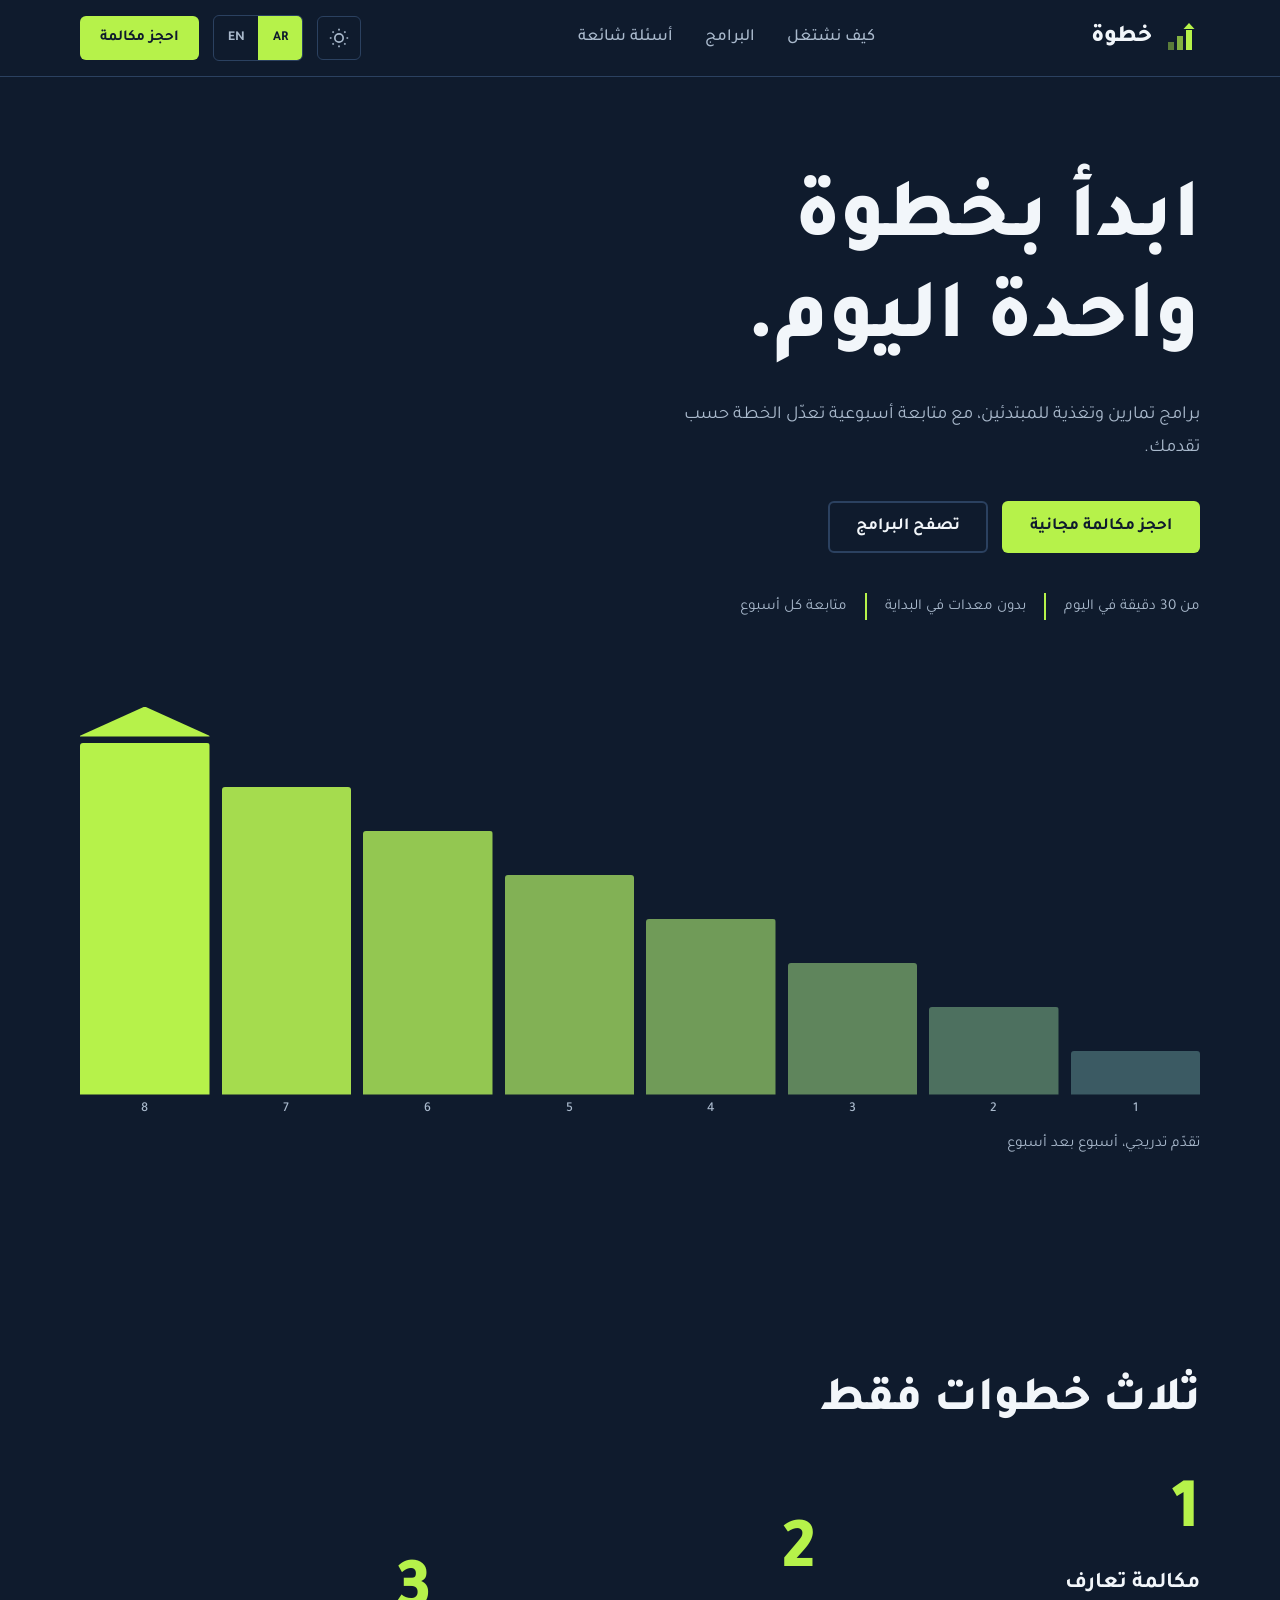
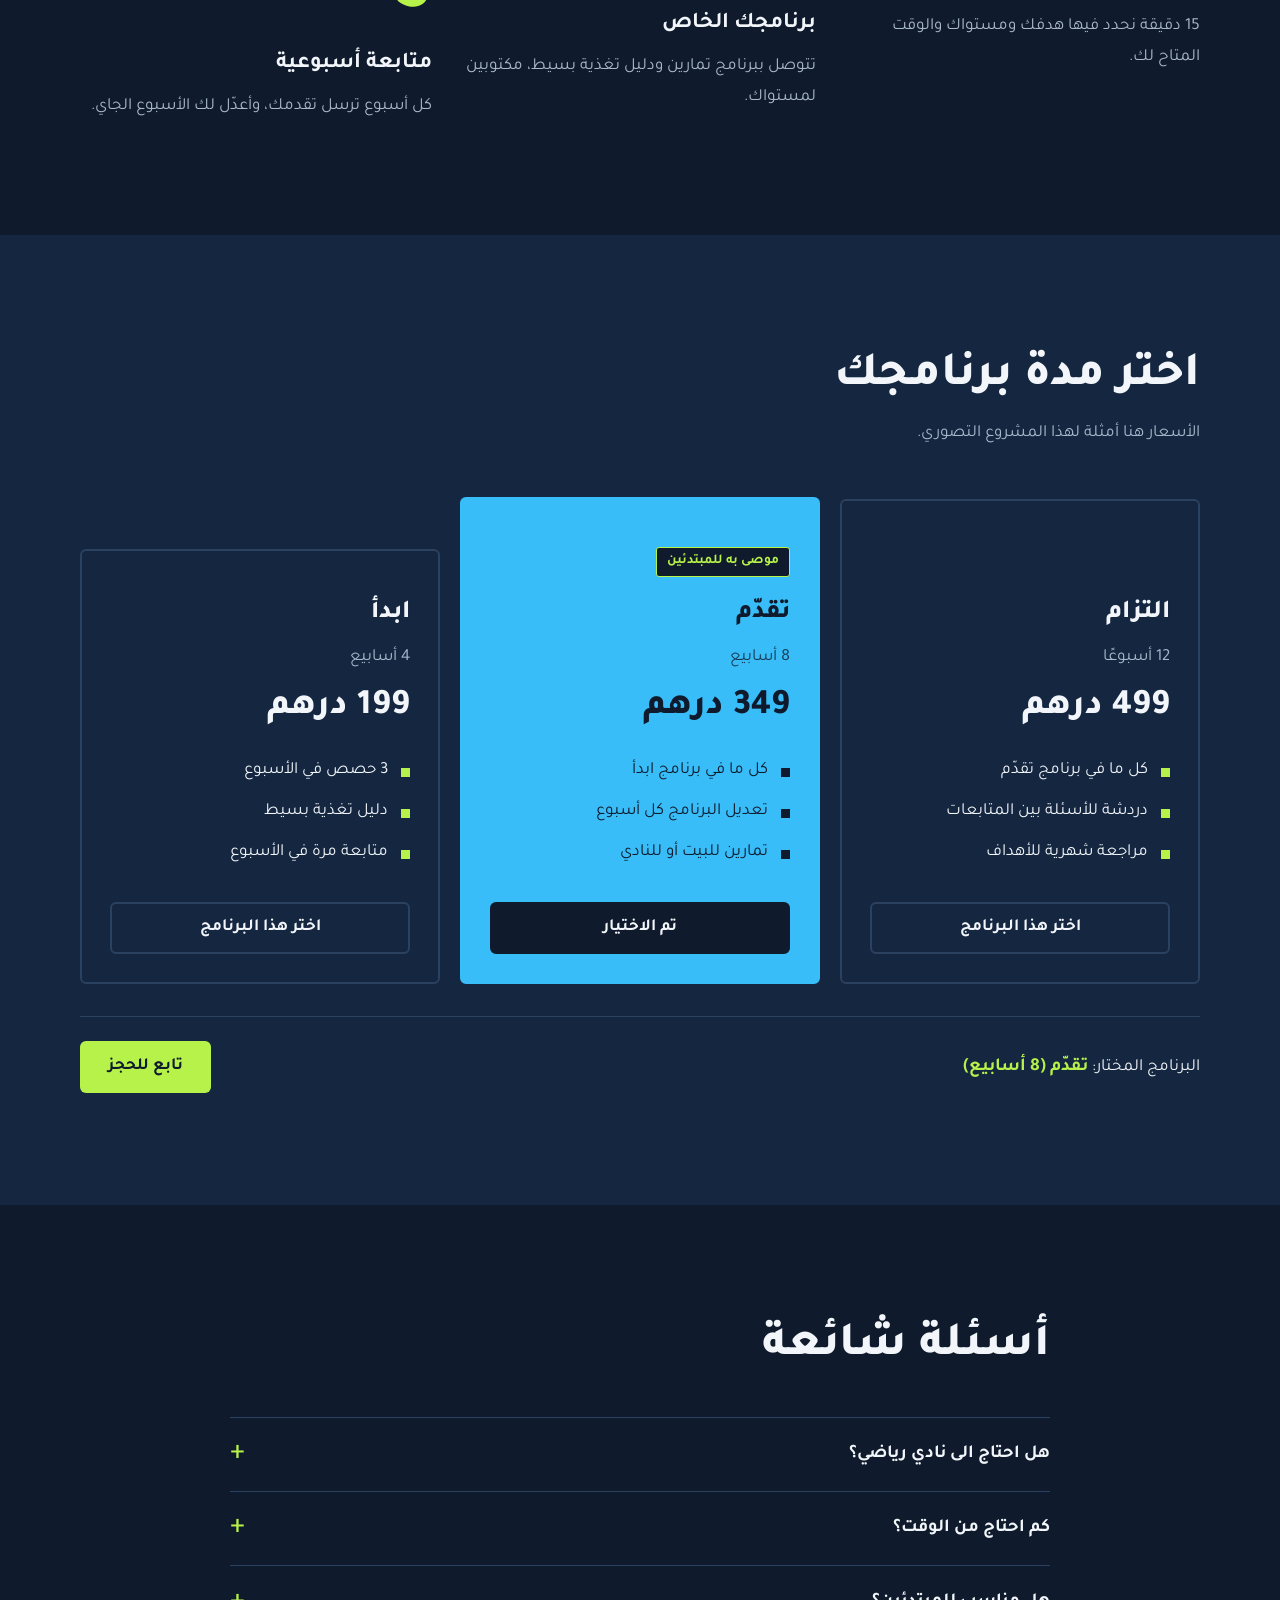
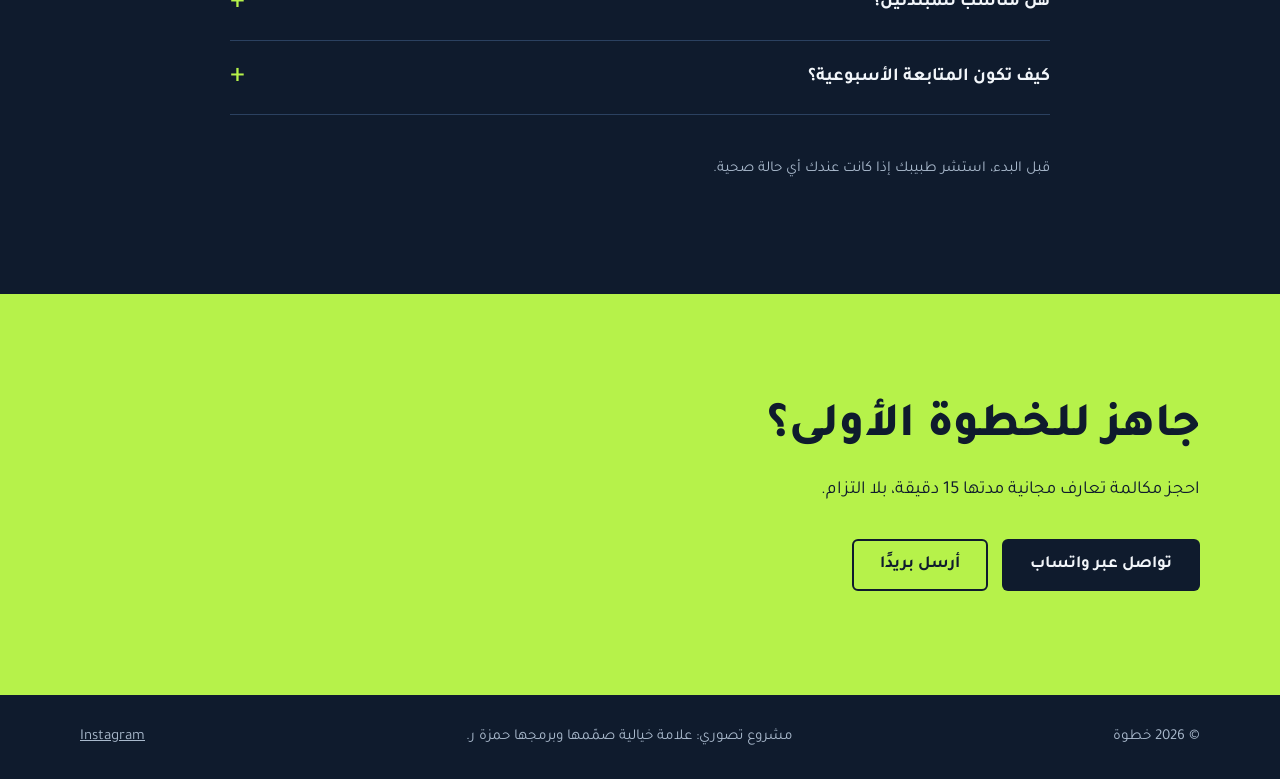
<file: KHOTWA brand/index.html>
<!DOCTYPE html>
<html lang="ar" dir="rtl">
  <head>
    <meta charset="UTF-8" />
    <meta name="viewport" content="width=device-width, initial-scale=1.0" />
    <title>Khotwa | خطوة – Online fitness coaching (Concept)</title>
    <meta
      name="description"
      content="Khotwa: workout and nutrition programs for beginners with a weekly check-in. A concept project by Hamza R."
    />
    <meta name="theme-color" content="#0F1B2D" />
    <link
      rel="icon"
      href="data:image/svg+xml,%3Csvg xmlns='http://www.w3.org/2000/svg' viewBox='0 0 32 32'%3E%3Crect width='32' height='32' rx='4' fill='%230F1B2D'/%3E%3Crect x='5' y='20' width='5' height='7' fill='%23B6F24A' opacity='.45'/%3E%3Crect x='13' y='14' width='5' height='13' fill='%23B6F24A' opacity='.7'/%3E%3Crect x='21' y='8' width='5' height='19' fill='%23B6F24A'/%3E%3C/svg%3E"
    />
    <link rel="preconnect" href="https://fonts.googleapis.com" />
    <link rel="preconnect" href="https://fonts.gstatic.com" crossorigin />
    <link
      href="https://fonts.googleapis.com/css2?family=Poppins:wght@400;500;600;700&family=Tajawal:wght@400;500;700;800&display=swap"
      rel="stylesheet"
    />
    <link rel="stylesheet" href="style.css" />
    <script>document.documentElement.classList.add("js");</script>
  </head>
  <body>
    <a class="skip-link" href="#main" data-i18n="skip">انتقل إلى المحتوى</a>

    <header class="site-header">
      <div class="container header-inner">
        <a class="brand" href="#top" aria-label="Khotwa">
          <svg class="brand-mark" viewBox="0 0 36 32" width="36" height="32" aria-hidden="true">
            <rect x="4" y="20" width="6" height="8" fill="#B6F24A" opacity="0.45" />
            <rect x="13" y="14" width="6" height="14" fill="#B6F24A" opacity="0.7" />
            <rect x="22" y="8" width="6" height="20" fill="#B6F24A" />
            <path d="M25 1 L30.5 7 H19.5 Z" fill="#B6F24A" />
          </svg>
          <span class="brand-name" data-i18n="brand">خطوة</span>
        </a>

        <nav class="main-nav" aria-label="Main navigation">
          <a href="#how" data-i18n="nav.how">كيف نشتغل</a>
          <a href="#programs" data-i18n="nav.programs">البرامج</a>
          <a href="#faq" data-i18n="nav.faq">أسئلة شائعة</a>
        </nav>
<div class="header-actions">
          <!-- زر تبديل الوضع الداكن/الفاتح -->
          <button class="theme-toggle" id="themeToggle" type="button" aria-label="تبديل وضع الألوان">
            <svg class="sun-icon" viewBox="0 0 24 24" width="20" height="20" fill="none" stroke="currentColor" stroke-width="2"><circle cx="12" cy="12" r="5"/><path d="M12 1v2M12 21v2M4.22 4.22l1.42 1.42M18.36 18.36l1.42 1.42M1 12h2M21 12h2M4.22 19.78l1.42-1.42M18.36 5.64l1.42-1.42"/></svg>
            <svg class="moon-icon" viewBox="0 0 24 24" width="20" height="20" fill="none" stroke="currentColor" stroke-width="2"><path d="M21 12.79A9 9 0 1 1 11.21 3 7 7 0 0 0 21 12.79z"/></svg>
          </button>

          <div class="lang-switch" role="group" aria-label="Language switcher">
            <button class="lang-btn active" type="button" data-lang="ar" aria-pressed="true">AR</button>
            <button class="lang-btn" type="button" data-lang="en" aria-pressed="false">EN</button>
          </div>
          <a class="btn btn-primary btn-small" href="#contact" data-i18n="cta.header">احجز مكالمة</a>
        </div>

      </div>


    </header>

    <main id="main">
      <section class="hero" id="top">
        <div class="container hero-grid">
          <div class="hero-copy">
            <h1 data-i18n="hero.title">ابدأ بخطوة واحدة اليوم.</h1>
            <p class="hero-text" data-i18n="hero.text">
              برامج تمارين وتغذية للمبتدئين، مع متابعة أسبوعية تعدّل الخطة حسب تقدمك.
            </p>
            <div class="cta-row">
              <a class="btn btn-primary" href="#contact" data-i18n="hero.primary">احجز مكالمة مجانية</a>
              <a class="btn btn-ghost" href="#programs" data-i18n="hero.secondary">تصفح البرامج</a>
            </div>
            <ul class="facts">
              <li data-i18n="facts.time">من 30 دقيقة في اليوم</li>
              <li data-i18n="facts.equipment">بدون معدات في البداية</li>
              <li data-i18n="facts.checkin">متابعة كل أسبوع</li>
            </ul>
          </div>

          <figure class="hero-visual">
            <ol class="stairs" id="stairs" role="img" data-i18n-aria="stairs.label" aria-label="رسم يوضح 8 أسابيع من التقدم">
              <li style="--i: 1"><span class="bar"></span><span class="wk">1</span></li>
              <li style="--i: 2"><span class="bar"></span><span class="wk">2</span></li>
              <li style="--i: 3"><span class="bar"></span><span class="wk">3</span></li>
              <li style="--i: 4"><span class="bar"></span><span class="wk">4</span></li>
              <li style="--i: 5"><span class="bar"></span><span class="wk">5</span></li>
              <li style="--i: 6"><span class="bar"></span><span class="wk">6</span></li>
              <li style="--i: 7"><span class="bar"></span><span class="wk">7</span></li>
              <li style="--i: 8"><span class="bar"></span><span class="wk">8</span></li>
            </ol>
            <figcaption data-i18n="stairs.caption">تقدّم تدريجي، أسبوع بعد أسبوع</figcaption>
          </figure>
        </div>
      </section>

      <section class="section" id="how">
        <div class="container">
          <h2 data-i18n="how.title">ثلاث خطوات فقط</h2>
          <ol class="how-list">
            <li>
              <span class="how-num" aria-hidden="true">1</span>
              <h3 data-i18n="how.s1.title">مكالمة تعارف</h3>
              <p data-i18n="how.s1.text">15 دقيقة نحدد فيها هدفك ومستواك والوقت المتاح لك.</p>
            </li>
            <li>
              <span class="how-num" aria-hidden="true">2</span>
              <h3 data-i18n="how.s2.title">برنامجك الخاص</h3>
              <p data-i18n="how.s2.text">تتوصل ببرنامج تمارين ودليل تغذية بسيط، مكتوبين لمستواك.</p>
            </li>
            <li>
              <span class="how-num" aria-hidden="true">3</span>
              <h3 data-i18n="how.s3.title">متابعة أسبوعية</h3>
              <p data-i18n="how.s3.text">كل أسبوع ترسل تقدمك، وأعدّل لك الأسبوع الجاي.</p>
            </li>
          </ol>
        </div>
      </section>

      <section class="section section-alt" id="programs">
        <div class="container">
          <h2 data-i18n="programs.title">اختر مدة برنامجك</h2>
          <p class="section-note" data-i18n="programs.note">الأسعار هنا أمثلة لهذا المشروع التصوري.</p>

          <div class="plans">
            <article class="plan plan-1" data-plan="1">
              <h3 data-i18n="plan1.name">ابدأ</h3>
              <p class="plan-length" data-i18n="plan1.length">4 أسابيع</p>
              <p class="plan-price" data-i18n="plan1.price">199 درهم</p>
              <ul>
                <li data-i18n="plan1.f1">3 حصص في الأسبوع</li>
                <li data-i18n="plan1.f2">دليل تغذية بسيط</li>
                <li data-i18n="plan1.f3">متابعة مرة في الأسبوع</li>
              </ul>
              <button class="btn plan-btn" type="button" aria-pressed="false"><span class="when-off" data-i18n="plan.choose">اختر هذا البرنامج</span><span class="when-on" data-i18n="plan.selected">تم الاختيار</span></button>
            </article>

            <article class="plan plan-2 is-selected" data-plan="2">
              <p class="plan-flag" data-i18n="plan2.flag">موصى به للمبتدئين</p>
              <h3 data-i18n="plan2.name">تقدّم</h3>
              <p class="plan-length" data-i18n="plan2.length">8 أسابيع</p>
              <p class="plan-price" data-i18n="plan2.price">349 درهم</p>
              <ul>
                <li data-i18n="plan2.f1">كل ما في برنامج ابدأ</li>
                <li data-i18n="plan2.f2">تعديل البرنامج كل أسبوع</li>
                <li data-i18n="plan2.f3">تمارين للبيت أو للنادي</li>
              </ul>
              <button class="btn plan-btn" type="button" aria-pressed="true"><span class="when-off" data-i18n="plan.choose">اختر هذا البرنامج</span><span class="when-on" data-i18n="plan.selected">تم الاختيار</span></button>
            </article>

            <article class="plan plan-3" data-plan="3">
              <h3 data-i18n="plan3.name">التزام</h3>
              <p class="plan-length" data-i18n="plan3.length">12 أسبوعًا</p>
              <p class="plan-price" data-i18n="plan3.price">499 درهم</p>
              <ul>
                <li data-i18n="plan3.f1">كل ما في برنامج تقدّم</li>
                <li data-i18n="plan3.f2">دردشة للأسئلة بين المتابعات</li>
                <li data-i18n="plan3.f3">مراجعة شهرية للأهداف</li>
              </ul>
              <button class="btn plan-btn" type="button" aria-pressed="false"><span class="when-off" data-i18n="plan.choose">اختر هذا البرنامج</span><span class="when-on" data-i18n="plan.selected">تم الاختيار</span></button>
            </article>
          </div>

          <div class="plan-summary" role="status" aria-live="polite">
            <p>
              <span data-i18n="summary.label">البرنامج المختار:</span>
              <strong id="selectedPlanName"></strong>
            </p>
            <a class="btn btn-primary" href="#contact" data-i18n="summary.continue">تابع للحجز</a>
          </div>
        </div>
      </section>

      <section class="section" id="faq">
        <div class="container faq-wrap">
          <h2 data-i18n="faq.title">أسئلة شائعة</h2>
          <div class="faq-list">
            <details>
              <summary data-i18n="faq.q1">هل احتاج الى نادي رياضي؟</summary>
              <p data-i18n="faq.a1"> لا، تتضمن البرامج خيارات للتدريب في المنزل بمعدات بسيطة أو بدونها، بالإضافة إلى خيارات مخصصة للنادي الرياضي إذا كنت مشتركاً. </p>
            </details>
            <details>
              <summary data-i18n="faq.q2">كم احتاج من الوقت؟</summary>
              <p data-i18n="faq.a2">تتراوح مدة الحصة بين 30 و 45 دقيقة، بمعدل ثلاثة أيام في الأسبوع في البداية.</p>
            </details>
            <details>
              <summary data-i18n="faq.q3">هل مناسب للمبتدئين؟</summary>
              <p data-i18n="faq.a3">نعم، كل تمرين متبوع بشرح مفصل، وستبدأ بالتدرج وفقاً لمستواك الحالي.</p>
            </details>
            <details>
              <summary data-i18n="faq.q4">كيف تكون المتابعة الأسبوعية؟</summary>
              <p data-i18n="faq.a4">ترسل تقرير تقدمك وتجيب عن أسئلة قصيرة مرة واحدة في الأسبوع، وبناءً على ذلك أعدّل لك خطة الأسبوع القادم.</p>
            </details>
          </div>
          <p class="health-note" data-i18n="faq.health">قبل البدء، استشر طبيبك إذا كانت عندك أي حالة صحية.</p>
        </div>
      </section>

      <section class="contact" id="contact">
        <div class="container contact-inner">
          <h2 data-i18n="contact.title">جاهز للخطوة الأولى؟</h2>
          <p data-i18n="contact.text">احجز مكالمة تعارف مجانية مدتها 15 دقيقة، بلا التزام.</p>
          <div class="cta-row">
            <!-- TODO: replace with the real WhatsApp number (international format, no + or spaces) -->
            <a class="btn btn-dark" href="https://wa.me/212688962517" target="_blank" rel="noopener" data-i18n="contact.whatsapp">تواصل عبر واتساب</a>
            <!-- TODO: replace with the real email address -->
            <a class="btn btn-outline-dark" href="mailto:hello@khotwa.example" data-i18n="contact.email">أرسل بريدًا</a>
          </div>
        </div>
      </section>
    </main>

    <footer class="site-footer">
      <div class="container footer-inner">
        <p>© 2026 <span data-i18n="brand">خطوة</span></p>
        <p data-i18n="footer.concept">مشروع تصوري: علامة خيالية صمّمها وبرمجها حمزة ر.</p>

        <a href="https://www.instagram.com/7r01h?stkn=MThweGR0MmlvaXY2Nw%3D%3D" target="_blank" rel="noreferrer">Instagram</a>

      </div>
    </footer>

    <script src="script.js"></script>
  </body>
</html>
</file>
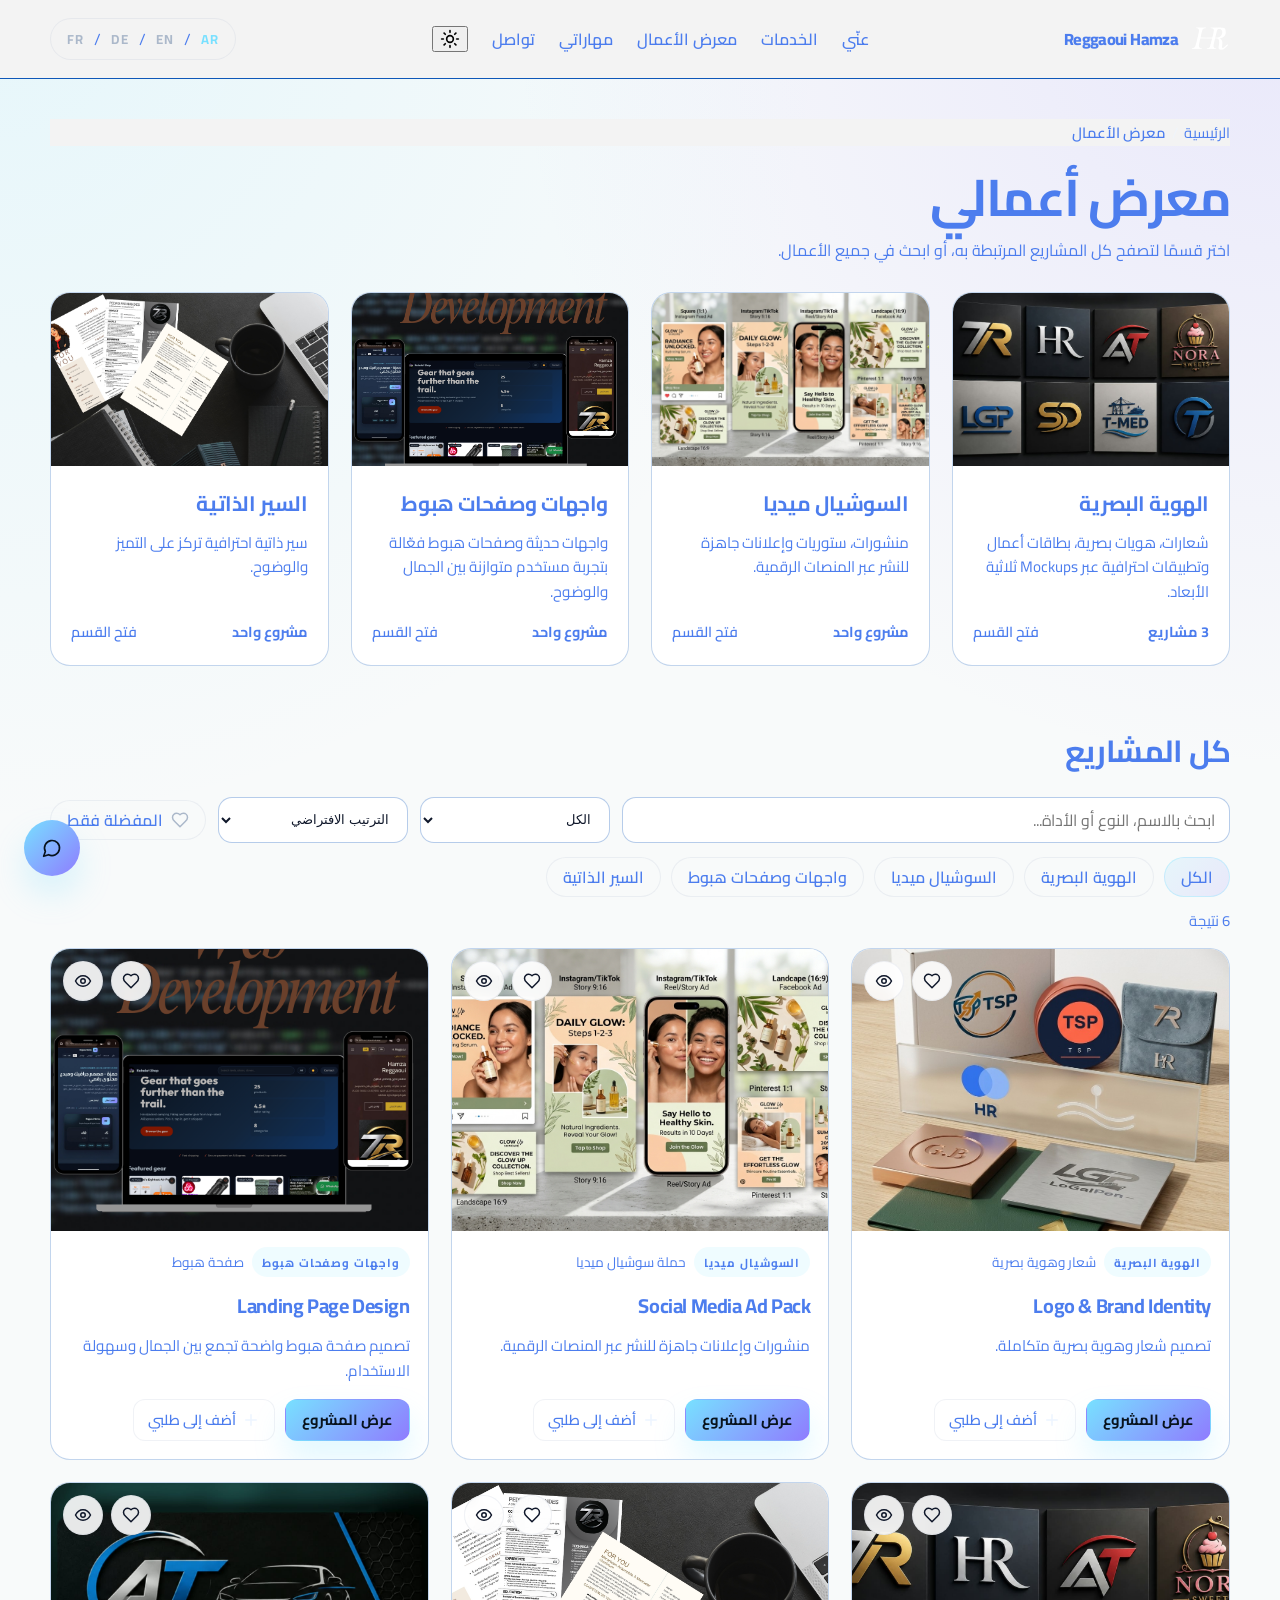
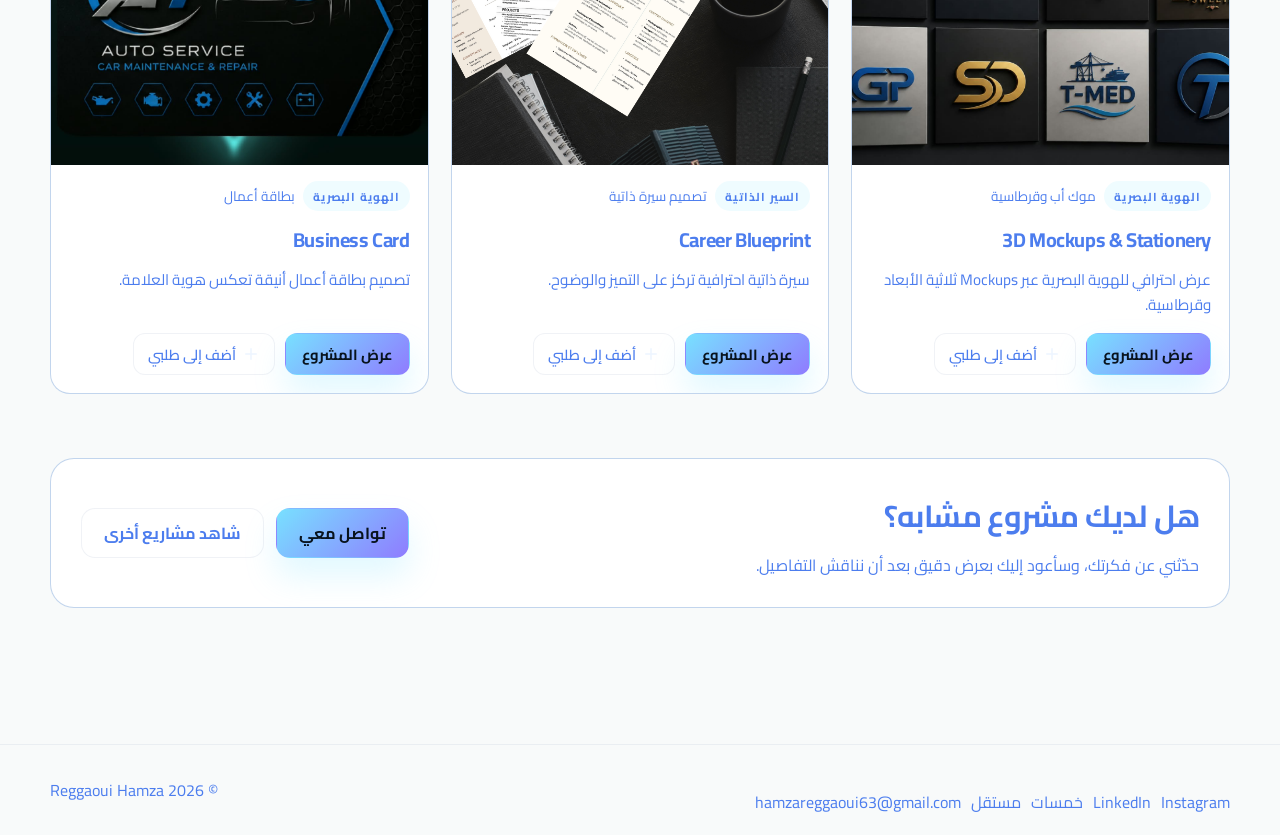
<file: mnt/user-data/outputs/portfolio-site/portfolio/index.html>
<!DOCTYPE html>
<html lang="ar" dir="rtl">
<head>
<meta charset="UTF-8" />
<meta name="viewport" content="width=device-width, initial-scale=1.0" />
<title>معرض أعمالي | Reggaoui Hamza</title>
<meta name="description" content="اختر قسمًا لتصفح كل المشاريع المرتبطة به، أو ابحث في جميع الأعمال." />
<link rel="canonical" href="https://7r01h-portfolio.vercel.app/portfolio/" />
<meta property="og:type" content="website" />
<meta property="og:site_name" content="Reggaoui Hamza" />
<meta property="og:title" content="معرض أعمالي | Reggaoui Hamza" />
<meta property="og:description" content="اختر قسمًا لتصفح كل المشاريع المرتبطة به، أو ابحث في جميع الأعمال." />
<meta property="og:url" content="https://7r01h-portfolio.vercel.app/portfolio/" />
<meta property="og:image" content="https://7r01h-portfolio.vercel.app/images/lgpdesign.jpeg" />
<meta name="twitter:card" content="summary_large_image" />
<link rel="preconnect" href="https://fonts.googleapis.com" />
<link rel="preconnect" href="https://fonts.gstatic.com" crossorigin />
<link href="https://fonts.googleapis.com/css2?family=Cairo:wght@400;500;600;700;800;900&family=Inter:wght@400;500;600;700;800&display=swap" rel="stylesheet" />
<link rel="icon" type="image/png" href="/images/HRb.png" />
<link rel="stylesheet" href="/style.css" />
<link rel="stylesheet" href="/portfolio.css" />
<script>(function(){try{var l=new URLSearchParams(location.search).get('lang')||localStorage.getItem('lang')||'ar';if(['ar','en','de','fr'].indexOf(l)<0)l='ar';document.documentElement.lang=l;document.documentElement.dir=l==='ar'?'rtl':'ltr';}catch(e){}})();</script>
<script type="application/ld+json">{"@context":"https://schema.org","@type":"BreadcrumbList","itemListElement":[{"@type":"ListItem","position":1,"name":"Home","item":"https://7r01h-portfolio.vercel.app/"},{"@type":"ListItem","position":2,"name":"Portfolio","item":"https://7r01h-portfolio.vercel.app/portfolio/"}]}</script>
</head>
<body data-page="sub">
<a class="pf-skip" href="#top" data-ar="تخطَّ إلى المحتوى" data-en="Skip to content" data-de="Zum Inhalt springen" data-fr="Aller au contenu">تخطَّ إلى المحتوى</a>
<div class="page-shell">

<header class="site-header">
  <div class="container nav">
    <a href="/#top" class="brand" aria-label="Reggaoui Hamza">
      <span class="icon"><img src="/images/HR3.png" alt="Reggaoui Hamza" /></span>
      <span class="brand-text">Reggaoui Hamza</span>
    </a>
    <nav class="main-nav" aria-label="Main navigation">
      <a data-ar="عنّي" data-en="About" data-de="Über mich" data-fr="À propos" href="/#about">عنّي</a>
      <a data-ar="الخدمات" data-en="Services" data-de="Leistungen" data-fr="Services" href="/#services">الخدمات</a>
      <a class="is-current" data-ar="معرض الأعمال" data-en="Portfolio" data-de="Portfolio" data-fr="Portfolio" href="/portfolio/" aria-current="page">معرض الأعمال</a>
      <a data-ar="مهاراتي" data-en="Skills" data-de="Fähigkeiten" data-fr="Compétences" href="/#skills">مهاراتي</a>
      <a data-ar="تواصل" data-en="Contact" data-de="Kontakt" data-fr="Contact" href="/#contact">تواصل</a>
      <button id="theme-toggle" class="theme-toggle" aria-label="Toggle theme">
        <svg class="sun-icon" xmlns="http://www.w3.org/2000/svg" width="20" height="20" viewBox="0 0 24 24" fill="none" stroke="currentColor" stroke-width="2" stroke-linecap="round" stroke-linejoin="round"><circle cx="12" cy="12" r="4"/><path d="M12 2v2"/><path d="M12 20v2"/><path d="m4.93 4.93 1.41 1.41"/><path d="m17.66 17.66 1.41 1.41"/><path d="M2 12h2"/><path d="M20 12h2"/><path d="m6.34 17.66-1.41 1.41"/><path d="m19.07 4.93-1.41 1.41"/></svg>
        <svg class="moon-icon" xmlns="http://www.w3.org/2000/svg" width="20" height="20" viewBox="0 0 24 24" fill="none" stroke="currentColor" stroke-width="2" stroke-linecap="round" stroke-linejoin="round"><path d="M12 3a6 6 0 0 0 9 9 9 9 0 1 1-9-9Z"/></svg>
    </button>
    </nav>
    <div class="lang-switch" role="group" aria-label="Language switcher">
      <button class="lang-btn" type="button" data-lang="ar" aria-pressed="false">AR</button><span class="switch-divider">/</span><button class="lang-btn" type="button" data-lang="en" aria-pressed="false">EN</button><span class="switch-divider">/</span><button class="lang-btn" type="button" data-lang="de" aria-pressed="false">DE</button><span class="switch-divider">/</span><button class="lang-btn" type="button" data-lang="fr" aria-pressed="false">FR</button>
    </div>
  </div>
</header>
<main id="top" class="pf-main">
<div class="container">

<nav class="pf-crumbs" aria-label="Breadcrumb" data-ui-aria="breadcrumb">
  <ol><li><a href="/"><span data-ar="الرئيسية" data-en="Home" data-de="Start" data-fr="Accueil">الرئيسية</span></a></li><li aria-current="page"><span data-ar="معرض الأعمال" data-en="Portfolio" data-de="Portfolio" data-fr="Portfolio">معرض الأعمال</span></li></ol>
</nav>
<div class="section-heading">
  <h1 data-ar="معرض أعمالي" data-en="My work" data-de="Meine Arbeiten" data-fr="Mes réalisations">معرض أعمالي</h1>
  <p data-ar="اختر قسمًا لتصفح كل المشاريع المرتبطة به، أو ابحث في جميع الأعمال." data-en="Pick a category to browse its projects, or search across everything." data-de="Wählen Sie eine Kategorie oder durchsuchen Sie alle Arbeiten." data-fr="Choisissez une catégorie pour parcourir ses projets, ou recherchez dans l'ensemble.">اختر قسمًا لتصفح كل المشاريع المرتبطة به، أو ابحث في جميع الأعمال.</p>
</div>
<div class="cat-grid">
<a class="cat-card" href="/portfolio/branding/">
  <span class="cat-media"><img src="/images/logo-design.png" alt="" loading="lazy" decoding="async" /></span>
  <span class="cat-body">
    <strong data-ar="الهوية البصرية" data-en="Branding" data-de="Branding" data-fr="Identité visuelle">الهوية البصرية</strong>
    <span class="cat-desc" data-ar="شعارات، هويات بصرية، بطاقات أعمال وتطبيقات احترافية عبر Mockups ثلاثية الأبعاد." data-en="Logos, visual identities, business cards and professional applications through 3D mockups." data-de="Logos, visuelle Identitäten, Visitenkarten und professionelle Anwendungen als 3D-Mockups." data-fr="Logos, identités visuelles, cartes de visite et déclinaisons professionnelles en mockups 3D.">شعارات، هويات بصرية، بطاقات أعمال وتطبيقات احترافية عبر Mockups ثلاثية الأبعاد.</span>
    <span class="cat-foot"><span class="cat-count" data-ar="3 مشاريع" data-en="3 projects" data-de="3 Projekte" data-fr="3 projets">3 مشاريع</span><span class="cat-open" data-ar="فتح القسم" data-en="Open category" data-de="Kategorie öffnen" data-fr="Ouvrir la catégorie">فتح القسم</span></span>
  </span>
</a>
<a class="cat-card" href="/portfolio/social/">
  <span class="cat-media"><img src="/images/post-ig.png" alt="" loading="lazy" decoding="async" /></span>
  <span class="cat-body">
    <strong data-ar="السوشيال ميديا" data-en="Social Media" data-de="Social Media" data-fr="Réseaux sociaux">السوشيال ميديا</strong>
    <span class="cat-desc" data-ar="منشورات، ستوريات وإعلانات جاهزة للنشر عبر المنصات الرقمية." data-en="Posts, stories and ads ready to publish across digital platforms." data-de="Posts, Stories und Anzeigen, bereit für digitale Plattformen." data-fr="Publications, stories et annonces prêtes à être diffusées sur les plateformes numériques.">منشورات، ستوريات وإعلانات جاهزة للنشر عبر المنصات الرقمية.</span>
    <span class="cat-foot"><span class="cat-count" data-ar="مشروع واحد" data-en="1 project" data-de="1 Projekt" data-fr="1 projet">مشروع واحد</span><span class="cat-open" data-ar="فتح القسم" data-en="Open category" data-de="Kategorie öffnen" data-fr="Ouvrir la catégorie">فتح القسم</span></span>
  </span>
</a>
<a class="cat-card" href="/portfolio/ui/">
  <span class="cat-media"><img src="/images/landing-pages.png" alt="" loading="lazy" decoding="async" /></span>
  <span class="cat-body">
    <strong data-ar="واجهات وصفحات هبوط" data-en="UI / Landing Pages" data-de="UI &amp; Landingpages" data-fr="UI / Pages d'atterrissage">واجهات وصفحات هبوط</strong>
    <span class="cat-desc" data-ar="واجهات حديثة وصفحات هبوط فعّالة بتجربة مستخدم متوازنة بين الجمال والوضوح." data-en="Modern interfaces and effective landing pages with a user experience that balances beauty and clarity." data-de="Moderne Interfaces und wirksame Landingpages mit einem Nutzererlebnis zwischen Ästhetik und Klarheit." data-fr="Interfaces modernes et pages d'atterrissage efficaces, pour une expérience qui allie beauté et clarté.">واجهات حديثة وصفحات هبوط فعّالة بتجربة مستخدم متوازنة بين الجمال والوضوح.</span>
    <span class="cat-foot"><span class="cat-count" data-ar="مشروع واحد" data-en="1 project" data-de="1 Projekt" data-fr="1 projet">مشروع واحد</span><span class="cat-open" data-ar="فتح القسم" data-en="Open category" data-de="Kategorie öffnen" data-fr="Ouvrir la catégorie">فتح القسم</span></span>
  </span>
</a>
<a class="cat-card" href="/portfolio/cvs/">
  <span class="cat-media"><img src="/images/CVs-mokup.png" alt="" loading="lazy" decoding="async" /></span>
  <span class="cat-body">
    <strong data-ar="السير الذاتية" data-en="CVs" data-de="Lebensläufe" data-fr="CV">السير الذاتية</strong>
    <span class="cat-desc" data-ar="سير ذاتية احترافية تركز على التميز والوضوح." data-en="Professional CVs focused on distinction and clarity." data-de="Professionelle Lebensläufe mit Fokus auf Klarheit und Wirkung." data-fr="CV professionnels axés sur la clarté et la différenciation.">سير ذاتية احترافية تركز على التميز والوضوح.</span>
    <span class="cat-foot"><span class="cat-count" data-ar="مشروع واحد" data-en="1 project" data-de="1 Projekt" data-fr="1 projet">مشروع واحد</span><span class="cat-open" data-ar="فتح القسم" data-en="Open category" data-de="Kategorie öffnen" data-fr="Ouvrir la catégorie">فتح القسم</span></span>
  </span>
</a></div>
<div class="pf-heading-row"><h2 data-ar="كل المشاريع" data-en="All projects" data-de="Alle Projekte" data-fr="Tous les projets">كل المشاريع</h2></div>

<div class="pf-toolbar" role="search">
  <div class="pf-search">
    <label class="pf-sr" for="pfSearch">بحث</label>
    <input id="pfSearch" type="search" autocomplete="off" data-ui-ph="searchPh" />
  </div>
  <label class="pf-select"><span class="pf-sr">النوع</span>
    <select id="pfType"><option value="" data-ar="الكل" data-en="All" data-de="Alle" data-fr="Tous">الكل</option><option value="Logo &amp; identity" data-ar="شعار وهوية بصرية" data-en="Logo &amp; identity" data-de="Logo &amp; Identität" data-fr="Logo &amp; identité">شعار وهوية بصرية</option><option value="Social media campaign" data-ar="حملة سوشيال ميديا" data-en="Social media campaign" data-de="Social-Media-Kampagne" data-fr="Campagne réseaux sociaux">حملة سوشيال ميديا</option><option value="Landing page" data-ar="صفحة هبوط" data-en="Landing page" data-de="Landingpage" data-fr="Page d'atterrissage">صفحة هبوط</option><option value="Mockups &amp; stationery" data-ar="موك أب وقرطاسية" data-en="Mockups &amp; stationery" data-de="Mockups &amp; Geschäftsausstattung" data-fr="Mockups &amp; papeterie">موك أب وقرطاسية</option><option value="CV design" data-ar="تصميم سيرة ذاتية" data-en="CV design" data-de="Lebenslauf-Design" data-fr="Design de CV">تصميم سيرة ذاتية</option><option value="Business card" data-ar="بطاقة أعمال" data-en="Business card" data-de="Visitenkarte" data-fr="Carte de visite">بطاقة أعمال</option></select></label>
  
  <label class="pf-select"><span class="pf-sr">الترتيب</span>
    <select id="pfSort">
      <option value="default" data-ar="الترتيب الافتراضي" data-en="Default order" data-de="Standardreihenfolge" data-fr="Ordre par défaut">الترتيب الافتراضي</option>
      
      
      <option value="az" data-ar="أبجديًا" data-en="Alphabetical" data-de="Alphabetisch" data-fr="Alphabétique">أبجديًا</option>
    </select></label>
  <button type="button" class="pf-chip" id="pfFavOnly" aria-pressed="false"><svg viewBox="0 0 24 24" width="18" height="18" fill="none" stroke="currentColor" stroke-width="2" stroke-linecap="round" stroke-linejoin="round" aria-hidden="true"><path d="M19 14c1.49-1.46 3-3.21 3-5.5A5.5 5.5 0 0 0 16.5 3c-1.76 0-3 .5-4.5 2-1.5-1.5-2.74-2-4.5-2A5.5 5.5 0 0 0 2 8.5c0 2.3 1.5 4.05 3 5.5l7 7Z"/></svg><span data-ar="المفضلة فقط" data-en="Favorites only" data-de="Nur Favoriten" data-fr="Favoris seulement">المفضلة فقط</span></button>
</div>
<div class="pf-chips" role="group" aria-label="Categories">
  <button type="button" class="pf-chip" data-cat="" aria-pressed="true"><span data-ar="الكل" data-en="All" data-de="Alle" data-fr="Tous">الكل</span></button>
  <button type="button" class="pf-chip" data-cat="branding" aria-pressed="false"><span data-ar="الهوية البصرية" data-en="Branding" data-de="Branding" data-fr="Identité visuelle">الهوية البصرية</span></button><button type="button" class="pf-chip" data-cat="social" aria-pressed="false"><span data-ar="السوشيال ميديا" data-en="Social Media" data-de="Social Media" data-fr="Réseaux sociaux">السوشيال ميديا</span></button><button type="button" class="pf-chip" data-cat="ui" aria-pressed="false"><span data-ar="واجهات وصفحات هبوط" data-en="UI / Landing Pages" data-de="UI &amp; Landingpages" data-fr="UI / Pages d'atterrissage">واجهات وصفحات هبوط</span></button><button type="button" class="pf-chip" data-cat="cvs" aria-pressed="false"><span data-ar="السير الذاتية" data-en="CVs" data-de="Lebensläufe" data-fr="CV">السير الذاتية</span></button>
</div>
<p class="pf-count" id="pfCount" role="status" aria-live="polite"></p>

<div class="pf-grid" id="pfGrid">
<article class="pf-card" data-slug="logo-brand-identity" data-cat="branding" data-type="Logo &amp; identity" data-tools="" data-featured="0" data-order="0" data-date="" data-search="logo &amp; brand identity logo &amp; brand identity logo &amp; brand identity logo &amp; brand identity شعار وهوية بصرية logo &amp; identity logo &amp; identität logo &amp; identité الهوية البصرية branding branding identité visuelle" data-item='{&quot;slug&quot;:&quot;logo-brand-identity&quot;,&quot;href&quot;:&quot;/portfolio/branding/logo-brand-identity/&quot;,&quot;title&quot;:{&quot;en&quot;:&quot;Logo &amp; Brand Identity&quot;}}'>
  <a class="pf-media" href="/portfolio/branding/logo-brand-identity/" tabindex="-1" aria-hidden="true">
    <img src="/images/lgpdesign.jpeg" alt="" loading="lazy" decoding="async" />
    
  </a>
  <div class="pf-card-actions">
    <button type="button" class="pf-icon-btn" data-act="fav" data-slug="logo-brand-identity" aria-pressed="false" data-ui-aria="favorite"><svg viewBox="0 0 24 24" width="18" height="18" fill="none" stroke="currentColor" stroke-width="2" stroke-linecap="round" stroke-linejoin="round" aria-hidden="true"><path d="M19 14c1.49-1.46 3-3.21 3-5.5A5.5 5.5 0 0 0 16.5 3c-1.76 0-3 .5-4.5 2-1.5-1.5-2.74-2-4.5-2A5.5 5.5 0 0 0 2 8.5c0 2.3 1.5 4.05 3 5.5l7 7Z"/></svg></button>
    <button type="button" class="pf-icon-btn" data-act="quick" data-slug="logo-brand-identity" data-ui-aria="quickView"><svg viewBox="0 0 24 24" width="18" height="18" fill="none" stroke="currentColor" stroke-width="2" stroke-linecap="round" stroke-linejoin="round" aria-hidden="true"><path d="M2 12s3.5-7 10-7 10 7 10 7-3.5 7-10 7S2 12 2 12Z"/><circle cx="12" cy="12" r="3"/></svg></button>
  </div>
  <div class="pf-card-body">
    <p class="pf-meta"><span class="item-tag" data-ar="الهوية البصرية" data-en="Branding" data-de="Branding" data-fr="Identité visuelle">الهوية البصرية</span><span class="pf-type" data-ar="شعار وهوية بصرية" data-en="Logo &amp; identity" data-de="Logo &amp; Identität" data-fr="Logo &amp; identité">شعار وهوية بصرية</span></p>
    <h3><a href="/portfolio/branding/logo-brand-identity/" data-ar="Logo &amp; Brand Identity" data-en="Logo &amp; Brand Identity" data-de="Logo &amp; Brand Identity" data-fr="Logo &amp; Brand Identity">Logo &amp; Brand Identity</a></h3>
    <p class="pf-summary" data-ar="تصميم شعار وهوية بصرية متكاملة." data-en="Logo and complete visual identity design." data-de="Logo und vollständige visuelle Identität." data-fr="Conception d'un logo et d'une identité visuelle complète.">تصميم شعار وهوية بصرية متكاملة.</p>
    <div class="pf-card-foot">
      <a class="btn btn-primary pf-btn" data-ar="عرض المشروع" data-en="View project" data-de="Projekt ansehen" data-fr="Voir le projet" href="/portfolio/branding/logo-brand-identity/">عرض المشروع</a>
      <button type="button" class="pf-add" data-act="inquiry" data-slug="logo-brand-identity" aria-pressed="false"><svg viewBox="0 0 24 24" width="18" height="18" fill="none" stroke="currentColor" stroke-width="2" stroke-linecap="round" stroke-linejoin="round" aria-hidden="true"><path d="M12 5v14M5 12h14"/></svg><span class="pf-lbl"></span></button>
    </div>
  </div>
</article>
<article class="pf-card" data-slug="social-media-ad-pack" data-cat="social" data-type="Social media campaign" data-tools="" data-featured="0" data-order="1" data-date="" data-search="social media ad pack social media ad pack social media ad pack social media ad pack حملة سوشيال ميديا social media campaign social-media-kampagne campagne réseaux sociaux السوشيال ميديا social media social media réseaux sociaux" data-item='{&quot;slug&quot;:&quot;social-media-ad-pack&quot;,&quot;href&quot;:&quot;/portfolio/social/social-media-ad-pack/&quot;,&quot;title&quot;:{&quot;en&quot;:&quot;Social Media Ad Pack&quot;}}'>
  <a class="pf-media" href="/portfolio/social/social-media-ad-pack/" tabindex="-1" aria-hidden="true">
    <img src="/images/post-ig.png" alt="" loading="lazy" decoding="async" />
    
  </a>
  <div class="pf-card-actions">
    <button type="button" class="pf-icon-btn" data-act="fav" data-slug="social-media-ad-pack" aria-pressed="false" data-ui-aria="favorite"><svg viewBox="0 0 24 24" width="18" height="18" fill="none" stroke="currentColor" stroke-width="2" stroke-linecap="round" stroke-linejoin="round" aria-hidden="true"><path d="M19 14c1.49-1.46 3-3.21 3-5.5A5.5 5.5 0 0 0 16.5 3c-1.76 0-3 .5-4.5 2-1.5-1.5-2.74-2-4.5-2A5.5 5.5 0 0 0 2 8.5c0 2.3 1.5 4.05 3 5.5l7 7Z"/></svg></button>
    <button type="button" class="pf-icon-btn" data-act="quick" data-slug="social-media-ad-pack" data-ui-aria="quickView"><svg viewBox="0 0 24 24" width="18" height="18" fill="none" stroke="currentColor" stroke-width="2" stroke-linecap="round" stroke-linejoin="round" aria-hidden="true"><path d="M2 12s3.5-7 10-7 10 7 10 7-3.5 7-10 7S2 12 2 12Z"/><circle cx="12" cy="12" r="3"/></svg></button>
  </div>
  <div class="pf-card-body">
    <p class="pf-meta"><span class="item-tag" data-ar="السوشيال ميديا" data-en="Social Media" data-de="Social Media" data-fr="Réseaux sociaux">السوشيال ميديا</span><span class="pf-type" data-ar="حملة سوشيال ميديا" data-en="Social media campaign" data-de="Social-Media-Kampagne" data-fr="Campagne réseaux sociaux">حملة سوشيال ميديا</span></p>
    <h3><a href="/portfolio/social/social-media-ad-pack/" data-ar="Social Media Ad Pack" data-en="Social Media Ad Pack" data-de="Social Media Ad Pack" data-fr="Social Media Ad Pack">Social Media Ad Pack</a></h3>
    <p class="pf-summary" data-ar="منشورات وإعلانات جاهزة للنشر عبر المنصات الرقمية." data-en="Posts and ads ready to publish across digital platforms." data-de="Veröffentlichungsfertige Posts und Anzeigen für digitale Plattformen." data-fr="Publications et annonces prêtes à être diffusées sur les plateformes numériques.">منشورات وإعلانات جاهزة للنشر عبر المنصات الرقمية.</p>
    <div class="pf-card-foot">
      <a class="btn btn-primary pf-btn" data-ar="عرض المشروع" data-en="View project" data-de="Projekt ansehen" data-fr="Voir le projet" href="/portfolio/social/social-media-ad-pack/">عرض المشروع</a>
      <button type="button" class="pf-add" data-act="inquiry" data-slug="social-media-ad-pack" aria-pressed="false"><svg viewBox="0 0 24 24" width="18" height="18" fill="none" stroke="currentColor" stroke-width="2" stroke-linecap="round" stroke-linejoin="round" aria-hidden="true"><path d="M12 5v14M5 12h14"/></svg><span class="pf-lbl"></span></button>
    </div>
  </div>
</article>
<article class="pf-card" data-slug="landing-page-design" data-cat="ui" data-type="Landing page" data-tools="" data-featured="0" data-order="2" data-date="" data-search="landing page design landing page design landing page design landing page design صفحة هبوط landing page landingpage page d'atterrissage واجهات وصفحات هبوط ui / landing pages ui &amp; landingpages ui / pages d'atterrissage" data-item='{&quot;slug&quot;:&quot;landing-page-design&quot;,&quot;href&quot;:&quot;/portfolio/ui/landing-page-design/&quot;,&quot;title&quot;:{&quot;en&quot;:&quot;Landing Page Design&quot;}}'>
  <a class="pf-media" href="/portfolio/ui/landing-page-design/" tabindex="-1" aria-hidden="true">
    <img src="/images/landing-pages.png" alt="" loading="lazy" decoding="async" />
    
  </a>
  <div class="pf-card-actions">
    <button type="button" class="pf-icon-btn" data-act="fav" data-slug="landing-page-design" aria-pressed="false" data-ui-aria="favorite"><svg viewBox="0 0 24 24" width="18" height="18" fill="none" stroke="currentColor" stroke-width="2" stroke-linecap="round" stroke-linejoin="round" aria-hidden="true"><path d="M19 14c1.49-1.46 3-3.21 3-5.5A5.5 5.5 0 0 0 16.5 3c-1.76 0-3 .5-4.5 2-1.5-1.5-2.74-2-4.5-2A5.5 5.5 0 0 0 2 8.5c0 2.3 1.5 4.05 3 5.5l7 7Z"/></svg></button>
    <button type="button" class="pf-icon-btn" data-act="quick" data-slug="landing-page-design" data-ui-aria="quickView"><svg viewBox="0 0 24 24" width="18" height="18" fill="none" stroke="currentColor" stroke-width="2" stroke-linecap="round" stroke-linejoin="round" aria-hidden="true"><path d="M2 12s3.5-7 10-7 10 7 10 7-3.5 7-10 7S2 12 2 12Z"/><circle cx="12" cy="12" r="3"/></svg></button>
  </div>
  <div class="pf-card-body">
    <p class="pf-meta"><span class="item-tag" data-ar="واجهات وصفحات هبوط" data-en="UI / Landing Pages" data-de="UI &amp; Landingpages" data-fr="UI / Pages d'atterrissage">واجهات وصفحات هبوط</span><span class="pf-type" data-ar="صفحة هبوط" data-en="Landing page" data-de="Landingpage" data-fr="Page d'atterrissage">صفحة هبوط</span></p>
    <h3><a href="/portfolio/ui/landing-page-design/" data-ar="Landing Page Design" data-en="Landing Page Design" data-de="Landing Page Design" data-fr="Landing Page Design">Landing Page Design</a></h3>
    <p class="pf-summary" data-ar="تصميم صفحة هبوط واضحة تجمع بين الجمال وسهولة الاستخدام." data-en="A clear landing page design that balances beauty and ease of use." data-de="Klares Landingpage-Design zwischen Ästhetik und Bedienbarkeit." data-fr="Une page d'atterrissage claire, entre esthétique et facilité d'usage.">تصميم صفحة هبوط واضحة تجمع بين الجمال وسهولة الاستخدام.</p>
    <div class="pf-card-foot">
      <a class="btn btn-primary pf-btn" data-ar="عرض المشروع" data-en="View project" data-de="Projekt ansehen" data-fr="Voir le projet" href="/portfolio/ui/landing-page-design/">عرض المشروع</a>
      <button type="button" class="pf-add" data-act="inquiry" data-slug="landing-page-design" aria-pressed="false"><svg viewBox="0 0 24 24" width="18" height="18" fill="none" stroke="currentColor" stroke-width="2" stroke-linecap="round" stroke-linejoin="round" aria-hidden="true"><path d="M12 5v14M5 12h14"/></svg><span class="pf-lbl"></span></button>
    </div>
  </div>
</article>
<article class="pf-card" data-slug="3d-mockups-stationery" data-cat="branding" data-type="Mockups &amp; stationery" data-tools="" data-featured="0" data-order="3" data-date="" data-search="3d mockups &amp; stationery 3d mockups &amp; stationery 3d mockups &amp; stationery 3d mockups &amp; stationery موك أب وقرطاسية mockups &amp; stationery mockups &amp; geschäftsausstattung mockups &amp; papeterie الهوية البصرية branding branding identité visuelle" data-item='{&quot;slug&quot;:&quot;3d-mockups-stationery&quot;,&quot;href&quot;:&quot;/portfolio/branding/3d-mockups-stationery/&quot;,&quot;title&quot;:{&quot;en&quot;:&quot;3D Mockups &amp; Stationery&quot;}}'>
  <a class="pf-media" href="/portfolio/branding/3d-mockups-stationery/" tabindex="-1" aria-hidden="true">
    <img src="/images/logo-design.png" alt="" loading="lazy" decoding="async" />
    
  </a>
  <div class="pf-card-actions">
    <button type="button" class="pf-icon-btn" data-act="fav" data-slug="3d-mockups-stationery" aria-pressed="false" data-ui-aria="favorite"><svg viewBox="0 0 24 24" width="18" height="18" fill="none" stroke="currentColor" stroke-width="2" stroke-linecap="round" stroke-linejoin="round" aria-hidden="true"><path d="M19 14c1.49-1.46 3-3.21 3-5.5A5.5 5.5 0 0 0 16.5 3c-1.76 0-3 .5-4.5 2-1.5-1.5-2.74-2-4.5-2A5.5 5.5 0 0 0 2 8.5c0 2.3 1.5 4.05 3 5.5l7 7Z"/></svg></button>
    <button type="button" class="pf-icon-btn" data-act="quick" data-slug="3d-mockups-stationery" data-ui-aria="quickView"><svg viewBox="0 0 24 24" width="18" height="18" fill="none" stroke="currentColor" stroke-width="2" stroke-linecap="round" stroke-linejoin="round" aria-hidden="true"><path d="M2 12s3.5-7 10-7 10 7 10 7-3.5 7-10 7S2 12 2 12Z"/><circle cx="12" cy="12" r="3"/></svg></button>
  </div>
  <div class="pf-card-body">
    <p class="pf-meta"><span class="item-tag" data-ar="الهوية البصرية" data-en="Branding" data-de="Branding" data-fr="Identité visuelle">الهوية البصرية</span><span class="pf-type" data-ar="موك أب وقرطاسية" data-en="Mockups &amp; stationery" data-de="Mockups &amp; Geschäftsausstattung" data-fr="Mockups &amp; papeterie">موك أب وقرطاسية</span></p>
    <h3><a href="/portfolio/branding/3d-mockups-stationery/" data-ar="3D Mockups &amp; Stationery" data-en="3D Mockups &amp; Stationery" data-de="3D Mockups &amp; Stationery" data-fr="3D Mockups &amp; Stationery">3D Mockups &amp; Stationery</a></h3>
    <p class="pf-summary" data-ar="عرض احترافي للهوية البصرية عبر Mockups ثلاثية الأبعاد وقرطاسية." data-en="Professional presentation of a brand identity through 3D mockups and stationery." data-de="Professionelle Präsentation einer Markenidentität über 3D-Mockups und Geschäftsausstattung." data-fr="Présentation professionnelle d'une identité visuelle via des mockups 3D et de la papeterie.">عرض احترافي للهوية البصرية عبر Mockups ثلاثية الأبعاد وقرطاسية.</p>
    <div class="pf-card-foot">
      <a class="btn btn-primary pf-btn" data-ar="عرض المشروع" data-en="View project" data-de="Projekt ansehen" data-fr="Voir le projet" href="/portfolio/branding/3d-mockups-stationery/">عرض المشروع</a>
      <button type="button" class="pf-add" data-act="inquiry" data-slug="3d-mockups-stationery" aria-pressed="false"><svg viewBox="0 0 24 24" width="18" height="18" fill="none" stroke="currentColor" stroke-width="2" stroke-linecap="round" stroke-linejoin="round" aria-hidden="true"><path d="M12 5v14M5 12h14"/></svg><span class="pf-lbl"></span></button>
    </div>
  </div>
</article>
<article class="pf-card" data-slug="career-blueprint" data-cat="cvs" data-type="CV design" data-tools="" data-featured="0" data-order="4" data-date="" data-search="career blueprint career blueprint career blueprint career blueprint تصميم سيرة ذاتية cv design lebenslauf-design design de cv السير الذاتية cvs lebensläufe cv" data-item='{&quot;slug&quot;:&quot;career-blueprint&quot;,&quot;href&quot;:&quot;/portfolio/cvs/career-blueprint/&quot;,&quot;title&quot;:{&quot;en&quot;:&quot;Career Blueprint&quot;}}'>
  <a class="pf-media" href="/portfolio/cvs/career-blueprint/" tabindex="-1" aria-hidden="true">
    <img src="/images/CVs-mokup.png" alt="" loading="lazy" decoding="async" />
    
  </a>
  <div class="pf-card-actions">
    <button type="button" class="pf-icon-btn" data-act="fav" data-slug="career-blueprint" aria-pressed="false" data-ui-aria="favorite"><svg viewBox="0 0 24 24" width="18" height="18" fill="none" stroke="currentColor" stroke-width="2" stroke-linecap="round" stroke-linejoin="round" aria-hidden="true"><path d="M19 14c1.49-1.46 3-3.21 3-5.5A5.5 5.5 0 0 0 16.5 3c-1.76 0-3 .5-4.5 2-1.5-1.5-2.74-2-4.5-2A5.5 5.5 0 0 0 2 8.5c0 2.3 1.5 4.05 3 5.5l7 7Z"/></svg></button>
    <button type="button" class="pf-icon-btn" data-act="quick" data-slug="career-blueprint" data-ui-aria="quickView"><svg viewBox="0 0 24 24" width="18" height="18" fill="none" stroke="currentColor" stroke-width="2" stroke-linecap="round" stroke-linejoin="round" aria-hidden="true"><path d="M2 12s3.5-7 10-7 10 7 10 7-3.5 7-10 7S2 12 2 12Z"/><circle cx="12" cy="12" r="3"/></svg></button>
  </div>
  <div class="pf-card-body">
    <p class="pf-meta"><span class="item-tag" data-ar="السير الذاتية" data-en="CVs" data-de="Lebensläufe" data-fr="CV">السير الذاتية</span><span class="pf-type" data-ar="تصميم سيرة ذاتية" data-en="CV design" data-de="Lebenslauf-Design" data-fr="Design de CV">تصميم سيرة ذاتية</span></p>
    <h3><a href="/portfolio/cvs/career-blueprint/" data-ar="Career Blueprint" data-en="Career Blueprint" data-de="Career Blueprint" data-fr="Career Blueprint">Career Blueprint</a></h3>
    <p class="pf-summary" data-ar="سيرة ذاتية احترافية تركز على التميز والوضوح." data-en="A professional CV focused on distinction and clarity." data-de="Ein professioneller Lebenslauf mit Fokus auf Klarheit und Wirkung." data-fr="Un CV professionnel axé sur la clarté et la différenciation.">سيرة ذاتية احترافية تركز على التميز والوضوح.</p>
    <div class="pf-card-foot">
      <a class="btn btn-primary pf-btn" data-ar="عرض المشروع" data-en="View project" data-de="Projekt ansehen" data-fr="Voir le projet" href="/portfolio/cvs/career-blueprint/">عرض المشروع</a>
      <button type="button" class="pf-add" data-act="inquiry" data-slug="career-blueprint" aria-pressed="false"><svg viewBox="0 0 24 24" width="18" height="18" fill="none" stroke="currentColor" stroke-width="2" stroke-linecap="round" stroke-linejoin="round" aria-hidden="true"><path d="M12 5v14M5 12h14"/></svg><span class="pf-lbl"></span></button>
    </div>
  </div>
</article>
<article class="pf-card" data-slug="business-card" data-cat="branding" data-type="Business card" data-tools="" data-featured="0" data-order="5" data-date="" data-search="business card business card business card business card بطاقة أعمال business card visitenkarte carte de visite الهوية البصرية branding branding identité visuelle" data-item='{&quot;slug&quot;:&quot;business-card&quot;,&quot;href&quot;:&quot;/portfolio/branding/business-card/&quot;,&quot;title&quot;:{&quot;en&quot;:&quot;Business Card&quot;}}'>
  <a class="pf-media" href="/portfolio/branding/business-card/" tabindex="-1" aria-hidden="true">
    <img src="/images/cards-design.jpeg" alt="" loading="lazy" decoding="async" />
    
  </a>
  <div class="pf-card-actions">
    <button type="button" class="pf-icon-btn" data-act="fav" data-slug="business-card" aria-pressed="false" data-ui-aria="favorite"><svg viewBox="0 0 24 24" width="18" height="18" fill="none" stroke="currentColor" stroke-width="2" stroke-linecap="round" stroke-linejoin="round" aria-hidden="true"><path d="M19 14c1.49-1.46 3-3.21 3-5.5A5.5 5.5 0 0 0 16.5 3c-1.76 0-3 .5-4.5 2-1.5-1.5-2.74-2-4.5-2A5.5 5.5 0 0 0 2 8.5c0 2.3 1.5 4.05 3 5.5l7 7Z"/></svg></button>
    <button type="button" class="pf-icon-btn" data-act="quick" data-slug="business-card" data-ui-aria="quickView"><svg viewBox="0 0 24 24" width="18" height="18" fill="none" stroke="currentColor" stroke-width="2" stroke-linecap="round" stroke-linejoin="round" aria-hidden="true"><path d="M2 12s3.5-7 10-7 10 7 10 7-3.5 7-10 7S2 12 2 12Z"/><circle cx="12" cy="12" r="3"/></svg></button>
  </div>
  <div class="pf-card-body">
    <p class="pf-meta"><span class="item-tag" data-ar="الهوية البصرية" data-en="Branding" data-de="Branding" data-fr="Identité visuelle">الهوية البصرية</span><span class="pf-type" data-ar="بطاقة أعمال" data-en="Business card" data-de="Visitenkarte" data-fr="Carte de visite">بطاقة أعمال</span></p>
    <h3><a href="/portfolio/branding/business-card/" data-ar="Business Card" data-en="Business Card" data-de="Business Card" data-fr="Business Card">Business Card</a></h3>
    <p class="pf-summary" data-ar="تصميم بطاقة أعمال أنيقة تعكس هوية العلامة." data-en="A business card design that reflects the brand's identity." data-de="Ein Visitenkarten-Design, das die Markenidentität widerspiegelt." data-fr="Une carte de visite qui reflète l'identité de la marque.">تصميم بطاقة أعمال أنيقة تعكس هوية العلامة.</p>
    <div class="pf-card-foot">
      <a class="btn btn-primary pf-btn" data-ar="عرض المشروع" data-en="View project" data-de="Projekt ansehen" data-fr="Voir le projet" href="/portfolio/branding/business-card/">عرض المشروع</a>
      <button type="button" class="pf-add" data-act="inquiry" data-slug="business-card" aria-pressed="false"><svg viewBox="0 0 24 24" width="18" height="18" fill="none" stroke="currentColor" stroke-width="2" stroke-linecap="round" stroke-linejoin="round" aria-hidden="true"><path d="M12 5v14M5 12h14"/></svg><span class="pf-lbl"></span></button>
    </div>
  </div>
</article></div>
<p class="pf-empty" id="pfEmpty" hidden><span data-ar="لا توجد مشاريع تطابق بحثك." data-en="No projects match your search." data-de="Keine Projekte gefunden." data-fr="Aucun projet ne correspond à votre recherche.">لا توجد مشاريع تطابق بحثك.</span> <button type="button" class="pf-link-btn" id="pfReset"><span data-ar="إعادة ضبط" data-en="Reset" data-de="Zurücksetzen" data-fr="Réinitialiser">إعادة ضبط</span></button></p>

<section class="pf-cta" aria-labelledby="ctaT">
  <div>
    <h2 data-ar="هل لديك مشروع مشابه؟" data-en="Have a similar project in mind?" data-de="Ein ähnliches Projekt im Kopf?" data-fr="Un projet similaire en tête ?" id="ctaT">هل لديك مشروع مشابه؟</h2>
    <p data-ar="حدّثني عن فكرتك، وسأعود إليك بعرض دقيق بعد أن نناقش التفاصيل." data-en="Tell me about your idea and I'll come back with a clear quote after we talk through the details." data-de="Erzählen Sie mir von Ihrer Idee – nach einem kurzen Gespräch erhalten Sie ein klares Angebot." data-fr="Parlez-moi de votre idée : après un échange, je reviens vers vous avec un devis précis.">حدّثني عن فكرتك، وسأعود إليك بعرض دقيق بعد أن نناقش التفاصيل.</p>
  </div>
  <div class="pf-cta-actions">
    <a class="btn btn-primary" data-ar="تواصل معي" data-en="Contact me" data-de="Kontakt aufnehmen" data-fr="Me contacter" href="/#contact">تواصل معي</a>
    <a class="btn btn-secondary" data-ar="شاهد مشاريع أخرى" data-en="View more projects" data-de="Weitere Projekte" data-fr="Voir d'autres projets" href="/portfolio/">شاهد مشاريع أخرى</a>
  </div>
</section>
</div>
</main>

<footer class="site-footer">
  <div class="container footer-inner pf-footer">
    <div class="contact-links">
                <a href="https://www.instagram.com/7r01h?stkn=MThweGR0MmlvaXY2Nw%3D%3D" target="_blank" rel="noreferrer">Instagram</a>
                <a href="https://www.linkedin.com/in/hamza-reggaoui-7r01h" target="_blank" rel="noreferrer">LinkedIn</a>
                <a href="https://khamsat.com/user/hamza7r" target="_blank" rel="noreferrer">خمسات</a>
                <a href="https://mostaql.com/u/Expert_Hamza_N1/portfolio" target="_blank" rel="noreferrer">مستقل</a>
                <a href="mailto:hamzareggaoui63@gmail.com">hamzareggaoui63@gmail.com</a>
              </div>
    <p data-ar="© 2026 Reggaoui Hamza" data-en="© 2026 Reggaoui Hamza" data-de="© 2026 Reggaoui Hamza" data-fr="© 2026 Reggaoui Hamza">© 2026 Reggaoui Hamza</p>
  </div>
</footer>
</div>
<div class="chat-widget" id="chatWidget">
      <button class="chat-trigger" id="chatTrigger" type="button" aria-expanded="false" aria-controls="chatPanel">
        <span class="chat-trigger-icon" aria-hidden="true">
          <svg xmlns="http://www.w3.org/2000/svg" width="20" height="20" viewBox="0 0 24 24" fill="none" stroke="currentColor" stroke-width="2" stroke-linecap="round" stroke-linejoin="round"><path d="M7.9 20A9 9 0 1 0 4 16.1L2 22Z"/></svg>
        </span>
        <span class="chat-trigger-text" id="chatTriggerText">مساعد حمزة</span>
      </button>

      <section class="chat-panel" id="chatPanel" role="dialog" aria-labelledby="chatTitle" hidden>
        <header class="chat-header">
          <button class="chat-avatar-btn" id="chatAvatarBtn" type="button" aria-label="تصغير المحادثة">
            <img class="chat-avatar" src="/images/HRb.png" alt="" />
          </button>
          <div class="chat-heading">
            <strong id="chatTitle">مساعد حمزة</strong>
            <span id="chatSubtitle">اسألني عن الخدمات، الأعمالي أو كيفاش تتواصل معايا.</span>
          </div>
          <button class="chat-collapse" id="chatCollapse" type="button" aria-label="إغلاق المحادثة">
            <svg xmlns="http://www.w3.org/2000/svg" width="18" height="18" viewBox="0 0 24 24" fill="none" stroke="currentColor" stroke-width="2" stroke-linecap="round" stroke-linejoin="round"><path d="M18 6 6 18"/><path d="m6 6 12 12"/></svg>
          </button>
        </header>

        <div class="chat-log" id="chatLog" role="log" aria-live="polite"></div>

        <div class="chat-chips" id="chatChips"></div>

        <form class="chat-form" id="chatForm">
          <label class="chat-sr-only" id="chatInputLabel" for="chatInput">اكتب سؤالك</label>
          <input class="chat-input" id="chatInput" type="text" autocomplete="off" maxlength="600" placeholder="اكتب سؤالك هنا..." />
          <button class="btn btn-primary chat-send" type="submit">
            <span id="chatSendLabel">إرسال</span>
          </button>
        </form>
      </section>
    </div>
<script>window.PF_UI={"home":{"ar":"الرئيسية","en":"Home","de":"Start","fr":"Accueil"},"portfolio":{"ar":"معرض الأعمال","en":"Portfolio","de":"Portfolio","fr":"Portfolio"},"about":{"ar":"عنّي","en":"About","de":"Über mich","fr":"À propos"},"services":{"ar":"الخدمات","en":"Services","de":"Leistungen","fr":"Services"},"skills":{"ar":"مهاراتي","en":"Skills","de":"Fähigkeiten","fr":"Compétences"},"contact":{"ar":"تواصل","en":"Contact","de":"Kontakt","fr":"Contact"},"hubTitle":{"ar":"معرض أعمالي","en":"My work","de":"Meine Arbeiten","fr":"Mes réalisations"},"hubIntro":{"ar":"اختر قسمًا لتصفح كل المشاريع المرتبطة به، أو ابحث في جميع الأعمال.","en":"Pick a category to browse its projects, or search across everything.","de":"Wählen Sie eine Kategorie oder durchsuchen Sie alle Arbeiten.","fr":"Choisissez une catégorie pour parcourir ses projets, ou recherchez dans l'ensemble."},"categories":{"ar":"الأقسام","en":"Categories","de":"Kategorien","fr":"Catégories"},"allProjects":{"ar":"كل المشاريع","en":"All projects","de":"Alle Projekte","fr":"Tous les projets"},"viewAll":{"ar":"عرض كل الأعمال","en":"Browse the full portfolio","de":"Alle Arbeiten ansehen","fr":"Voir tout le portfolio"},"openCategory":{"ar":"فتح القسم","en":"Open category","de":"Kategorie öffnen","fr":"Ouvrir la catégorie"},"all":{"ar":"الكل","en":"All","de":"Alle","fr":"Tous"},"search":{"ar":"بحث","en":"Search","de":"Suche","fr":"Recherche"},"searchPh":{"ar":"ابحث بالاسم، النوع أو الأداة...","en":"Search by name, type or tool...","de":"Nach Name, Typ oder Tool suchen...","fr":"Rechercher par nom, type ou outil..."},"filterType":{"ar":"النوع","en":"Type","de":"Typ","fr":"Type"},"filterTool":{"ar":"الأداة","en":"Tool","de":"Tool","fr":"Outil"},"sort":{"ar":"الترتيب","en":"Sort","de":"Sortierung","fr":"Tri"},"sortDefault":{"ar":"الترتيب الافتراضي","en":"Default order","de":"Standardreihenfolge","fr":"Ordre par défaut"},"sortFeatured":{"ar":"المميزة أولًا","en":"Featured first","de":"Empfohlene zuerst","fr":"En vedette d'abord"},"sortNewest":{"ar":"الأحدث","en":"Newest first","de":"Neueste zuerst","fr":"Plus récents"},"sortOldest":{"ar":"الأقدم","en":"Oldest first","de":"Älteste zuerst","fr":"Plus anciens"},"sortAZ":{"ar":"أبجديًا","en":"Alphabetical","de":"Alphabetisch","fr":"Alphabétique"},"resultsN":{"ar":"{n} نتيجة","en":"{n} results","de":"{n} Ergebnisse","fr":"{n} résultats"},"noResults":{"ar":"لا توجد مشاريع تطابق بحثك.","en":"No projects match your search.","de":"Keine Projekte gefunden.","fr":"Aucun projet ne correspond à votre recherche."},"reset":{"ar":"إعادة ضبط","en":"Reset","de":"Zurücksetzen","fr":"Réinitialiser"},"favoritesOnly":{"ar":"المفضلة فقط","en":"Favorites only","de":"Nur Favoriten","fr":"Favoris seulement"},"viewProject":{"ar":"عرض المشروع","en":"View project","de":"Projekt ansehen","fr":"Voir le projet"},"quickView":{"ar":"معاينة سريعة","en":"Quick view","de":"Schnellansicht","fr":"Aperçu rapide"},"close":{"ar":"إغلاق","en":"Close","de":"Schließen","fr":"Fermer"},"addInquiry":{"ar":"أضف إلى طلبي","en":"Add to my inquiry","de":"Zur Anfrage hinzufügen","fr":"Ajouter à ma demande"},"inInquiry":{"ar":"مضاف إلى طلبك","en":"In your inquiry","de":"In Ihrer Anfrage","fr":"Ajouté à votre demande"},"favorite":{"ar":"أضف إلى المفضلة","en":"Save to favorites","de":"Merken","fr":"Ajouter aux favoris"},"unfavorite":{"ar":"إزالة من المفضلة","en":"Remove from favorites","de":"Aus Favoriten entfernen","fr":"Retirer des favoris"},"share":{"ar":"مشاركة","en":"Share","de":"Teilen","fr":"Partager"},"linkCopied":{"ar":"تم نسخ الرابط ✓","en":"Link copied ✓","de":"Link kopiert ✓","fr":"Lien copié ✓"},"requestSimilar":{"ar":"اطلب عملًا مشابهًا","en":"Request similar work","de":"Ähnliches Projekt anfragen","fr":"Demander un travail similaire"},"contactMe":{"ar":"تواصل معي","en":"Contact me","de":"Kontakt aufnehmen","fr":"Me contacter"},"discuss":{"ar":"ناقش مشروعك","en":"Discuss a project","de":"Projekt besprechen","fr":"Discuter d'un projet"},"viewMore":{"ar":"شاهد مشاريع أخرى","en":"View more projects","de":"Weitere Projekte","fr":"Voir d'autres projets"},"featured":{"ar":"مميز","en":"Featured","de":"Empfohlen","fr":"En vedette"},"inProgress":{"ar":"قيد التنفيذ","en":"In progress","de":"In Arbeit","fr":"En cours"},"overview":{"ar":"نظرة عامة","en":"Overview","de":"Überblick","fr":"Présentation"},"problem":{"ar":"التحدي","en":"The challenge","de":"Die Herausforderung","fr":"Le défi"},"objectives":{"ar":"الأهداف","en":"Objectives","de":"Ziele","fr":"Objectifs"},"audience":{"ar":"الجمهور المستهدف","en":"Audience","de":"Zielgruppe","fr":"Public cible"},"process":{"ar":"كيف تم إنجاز المشروع","en":"How it was made","de":"So ist es entstanden","fr":"Comment il a été réalisé"},"processSoon":{"ar":"تفاصيل مراحل إنجاز هذا المشروع ستُضاف قريبًا. يمكنك سؤال حمزة مباشرة عن طريقة عمله.","en":"The step-by-step process for this project is coming soon. Feel free to ask Hamza how he works.","de":"Der Entstehungsprozess dieses Projekts folgt in Kürze. Fragen Sie Hamza gern direkt.","fr":"Le déroulé de ce projet sera bientôt ajouté. N'hésitez pas à demander à Hamza comment il travaille."},"gallery":{"ar":"معرض الصور","en":"Gallery","de":"Galerie","fr":"Galerie"},"beforeAfter":{"ar":"قبل وبعد","en":"Before & after","de":"Vorher & nachher","fr":"Avant & après"},"before":{"ar":"قبل","en":"Before","de":"Vorher","fr":"Avant"},"after":{"ar":"بعد","en":"After","de":"Nachher","fr":"Après"},"tools":{"ar":"الأدوات المستعملة","en":"Tools used","de":"Verwendete Tools","fr":"Outils utilisés"},"finalResults":{"ar":"النتيجة النهائية","en":"Final result","de":"Ergebnis","fr":"Résultat final"},"related":{"ar":"مشاريع مشابهة","en":"Related projects","de":"Ähnliche Projekte","fr":"Projets similaires"},"moreProjects":{"ar":"مشاريع أخرى من المعرض","en":"More from the portfolio","de":"Mehr aus dem Portfolio","fr":"Plus de projets"},"date":{"ar":"التاريخ","en":"Date","de":"Datum","fr":"Date"},"type":{"ar":"النوع","en":"Type","de":"Typ","fr":"Type"},"category":{"ar":"القسم","en":"Category","de":"Kategorie","fr":"Catégorie"},"prev":{"ar":"السابق","en":"Previous","de":"Zurück","fr":"Précédent"},"next":{"ar":"التالي","en":"Next","de":"Weiter","fr":"Suivant"},"zoom":{"ar":"تكبير","en":"Zoom","de":"Zoomen","fr":"Zoom"},"breadcrumb":{"ar":"مسار التنقل","en":"Breadcrumb","de":"Brotkrumen","fr":"Fil d'Ariane"},"inquiryOpen":{"ar":"طلبي","en":"My inquiry","de":"Meine Anfrage","fr":"Ma demande"},"inquiryTitle":{"ar":"طلب عرض سعر","en":"Request a quote","de":"Angebot anfragen","fr":"Demander un devis"},"inquiryHelp":{"ar":"اختر المشاريع التي أعجبتك وأرسلها إلى حمزة في رسالة واحدة.","en":"Pick the projects you like and send them to Hamza in one message.","de":"Wählen Sie Projekte aus und senden Sie sie Hamza in einer Nachricht.","fr":"Choisissez les projets qui vous plaisent et envoyez-les à Hamza en un seul message."},"inquiryEmpty":{"ar":"لم تضف أي مشروع بعد.","en":"You haven't added any project yet.","de":"Noch keine Projekte hinzugefügt.","fr":"Aucun projet ajouté pour le moment."},"inquirySend":{"ar":"أرسل الطلب","en":"Send inquiry","de":"Anfrage senden","fr":"Envoyer la demande"},"inquiryClear":{"ar":"مسح الكل","en":"Clear all","de":"Alles löschen","fr":"Tout effacer"},"remove":{"ar":"حذف","en":"Remove","de":"Entfernen","fr":"Retirer"},"inquiryMsg":{"ar":"مرحبًا حمزة، أنا مهتم بأعمال مشابهة لـ: {list}. أودّ أن نناقش مشروعي.","en":"Hello Hamza, I'm interested in work similar to: {list}. I'd like to discuss my project.","de":"Hallo Hamza, ich interessiere mich für Arbeiten ähnlich wie: {list}. Ich würde gern mein Projekt besprechen.","fr":"Bonjour Hamza, je suis intéressé(e) par des travaux similaires à : {list}. J'aimerais discuter de mon projet."},"ctaTitle":{"ar":"هل لديك مشروع مشابه؟","en":"Have a similar project in mind?","de":"Ein ähnliches Projekt im Kopf?","fr":"Un projet similaire en tête ?"},"ctaText":{"ar":"حدّثني عن فكرتك، وسأعود إليك بعرض دقيق بعد أن نناقش التفاصيل.","en":"Tell me about your idea and I'll come back with a clear quote after we talk through the details.","de":"Erzählen Sie mir von Ihrer Idee – nach einem kurzen Gespräch erhalten Sie ein klares Angebot.","fr":"Parlez-moi de votre idée : après un échange, je reviens vers vous avec un devis précis."},"rights":{"ar":"© 2026 Reggaoui Hamza","en":"© 2026 Reggaoui Hamza","de":"© 2026 Reggaoui Hamza","fr":"© 2026 Reggaoui Hamza"}};window.PF_DATA={"projects":{"logo-brand-identity":{"href":"/portfolio/branding/logo-brand-identity/","cover":"/images/lgpdesign.jpeg","title":{"en":"Logo & Brand Identity"},"summary":{"ar":"تصميم شعار وهوية بصرية متكاملة.","en":"Logo and complete visual identity design.","de":"Logo und vollständige visuelle Identität.","fr":"Conception d'un logo et d'une identité visuelle complète."},"type":{"ar":"شعار وهوية بصرية","en":"Logo & identity","de":"Logo & Identität","fr":"Logo & identité"},"category":{"ar":"الهوية البصرية","en":"Branding","de":"Branding","fr":"Identité visuelle"},"tools":[]},"social-media-ad-pack":{"href":"/portfolio/social/social-media-ad-pack/","cover":"/images/post-ig.png","title":{"en":"Social Media Ad Pack"},"summary":{"ar":"منشورات وإعلانات جاهزة للنشر عبر المنصات الرقمية.","en":"Posts and ads ready to publish across digital platforms.","de":"Veröffentlichungsfertige Posts und Anzeigen für digitale Plattformen.","fr":"Publications et annonces prêtes à être diffusées sur les plateformes numériques."},"type":{"ar":"حملة سوشيال ميديا","en":"Social media campaign","de":"Social-Media-Kampagne","fr":"Campagne réseaux sociaux"},"category":{"ar":"السوشيال ميديا","en":"Social Media","de":"Social Media","fr":"Réseaux sociaux"},"tools":[]},"landing-page-design":{"href":"/portfolio/ui/landing-page-design/","cover":"/images/landing-pages.png","title":{"en":"Landing Page Design"},"summary":{"ar":"تصميم صفحة هبوط واضحة تجمع بين الجمال وسهولة الاستخدام.","en":"A clear landing page design that balances beauty and ease of use.","de":"Klares Landingpage-Design zwischen Ästhetik und Bedienbarkeit.","fr":"Une page d'atterrissage claire, entre esthétique et facilité d'usage."},"type":{"ar":"صفحة هبوط","en":"Landing page","de":"Landingpage","fr":"Page d'atterrissage"},"category":{"ar":"واجهات وصفحات هبوط","en":"UI / Landing Pages","de":"UI & Landingpages","fr":"UI / Pages d'atterrissage"},"tools":[]},"3d-mockups-stationery":{"href":"/portfolio/branding/3d-mockups-stationery/","cover":"/images/logo-design.png","title":{"en":"3D Mockups & Stationery"},"summary":{"ar":"عرض احترافي للهوية البصرية عبر Mockups ثلاثية الأبعاد وقرطاسية.","en":"Professional presentation of a brand identity through 3D mockups and stationery.","de":"Professionelle Präsentation einer Markenidentität über 3D-Mockups und Geschäftsausstattung.","fr":"Présentation professionnelle d'une identité visuelle via des mockups 3D et de la papeterie."},"type":{"ar":"موك أب وقرطاسية","en":"Mockups & stationery","de":"Mockups & Geschäftsausstattung","fr":"Mockups & papeterie"},"category":{"ar":"الهوية البصرية","en":"Branding","de":"Branding","fr":"Identité visuelle"},"tools":[]},"career-blueprint":{"href":"/portfolio/cvs/career-blueprint/","cover":"/images/CVs-mokup.png","title":{"en":"Career Blueprint"},"summary":{"ar":"سيرة ذاتية احترافية تركز على التميز والوضوح.","en":"A professional CV focused on distinction and clarity.","de":"Ein professioneller Lebenslauf mit Fokus auf Klarheit und Wirkung.","fr":"Un CV professionnel axé sur la clarté et la différenciation."},"type":{"ar":"تصميم سيرة ذاتية","en":"CV design","de":"Lebenslauf-Design","fr":"Design de CV"},"category":{"ar":"السير الذاتية","en":"CVs","de":"Lebensläufe","fr":"CV"},"tools":[]},"business-card":{"href":"/portfolio/branding/business-card/","cover":"/images/cards-design.jpeg","title":{"en":"Business Card"},"summary":{"ar":"تصميم بطاقة أعمال أنيقة تعكس هوية العلامة.","en":"A business card design that reflects the brand's identity.","de":"Ein Visitenkarten-Design, das die Markenidentität widerspiegelt.","fr":"Une carte de visite qui reflète l'identité de la marque."},"type":{"ar":"بطاقة أعمال","en":"Business card","de":"Visitenkarte","fr":"Carte de visite"},"category":{"ar":"الهوية البصرية","en":"Branding","de":"Branding","fr":"Identité visuelle"},"tools":[]}}};</script>
<script src="/portfolio.js"></script>
<script src="/chat.js"></script>
</body>
</html>
</file>
<file: KHOTWA brand/style.css>
/* Khotwa (concept project)
   Palette: navy #0F1B2D, steel #2A4466, lime #B6F24A, text #F2F6FA
   Type: Tajawal (Arabic) + Poppins (Latin)
   One idea: a staircase. Eight bars = eight weeks, plans step up, sections step down. */

:root {
  --navy: #0f1b2d;
  --navy-2: #152740;
  --steel: #2a4466;
  --line: #2b4160;
  --lime: #b6f24a;
  --text: #f2f6fa;
  --muted: #a9b9cc;
  --radius: 6px;
  --container: 1120px;
}

*,
*::before,
*::after {
  box-sizing: border-box;
}

html {
  scroll-behavior: smooth;
  scroll-padding-top: 88px;
}

body {
  margin: 0;
  background: var(--navy);
  color: var(--text);
  font-family: "Tajawal", "Poppins", system-ui, sans-serif;
  font-size: 1.0625rem;
  line-height: 1.8;
  -webkit-font-smoothing: antialiased;
}

html[dir="ltr"] body {
  font-family: "Poppins", "Tajawal", system-ui, sans-serif;
  line-height: 1.65;
}

h1,
h2,
h3,
p,
ul,
ol,
figure {
  margin: 0;
}

ul,
ol {
  padding: 0;
  list-style: none;
}

a {
  color: inherit;
}

.container {
  width: min(100% - 40px, var(--container));
  margin-inline: auto;
}

:focus-visible {
  outline: 3px solid var(--lime);
  outline-offset: 3px;
}

.skip-link {
  position: absolute;
  inset-block-start: -60px;
  inset-inline-start: 16px;
  background: var(--lime);
  color: var(--navy);
  padding: 10px 16px;
  border-radius: var(--radius);
  font-weight: 700;
  z-index: 100;
}

.skip-link:focus {
  inset-block-start: 12px;
}

/* ---------- Buttons ---------- */

.btn {
  display: inline-flex;
  align-items: center;
  justify-content: center;
  min-height: 52px;
  padding: 0 26px;
  border-radius: var(--radius);
  border: 2px solid transparent;
  font: inherit;
  font-weight: 700;
  text-decoration: none;
  cursor: pointer;
  transition: background-color 0.2s ease, color 0.2s ease, border-color 0.2s ease;
}

.btn-small {
  min-height: 44px;
  padding: 0 18px;
  font-size: 0.95rem;
}

.btn-primary {
  background: var(--lime);
  color: var(--navy);
}

.btn-primary:hover {
  background: #caff63;
}

.btn-ghost {
  border-color: var(--line);
  color: var(--text);
}

.btn-ghost:hover {
  border-color: var(--lime);
}

.btn-dark {
  background: var(--navy);
  color: var(--text);
}

.btn-dark:hover {
  background: #1b3150;
}

.btn-outline-dark {
  border-color: var(--navy);
  color: var(--navy);
}

.btn-outline-dark:hover {
  background: rgba(15, 27, 45, 0.1);
}

.cta-row {
  display: flex;
  flex-wrap: wrap;
  gap: 14px;
}

/* ---------- Header ---------- */

.site-header {
  position: sticky;
  inset-block-start: 0;
  z-index: 50;
  background: var(--navy);
  border-block-end: 1px solid var(--line);
}

.header-inner {
  display: flex;
  align-items: center;
  justify-content: space-between;
  gap: 16px;
  min-height: 76px;
}

.brand {
  display: inline-flex;
  align-items: center;
  gap: 12px;
  text-decoration: none;
}

.brand-name {
  font-size: 1.5rem;
  font-weight: 800;
  line-height: 1;
}

.main-nav {
  display: none;
  gap: 32px;
}

.main-nav a {
  color: var(--muted);
  text-decoration: none;
  font-weight: 500;
}

.main-nav a:hover {
  color: var(--text);
}

.header-actions {
  display: flex;
  align-items: center;
  gap: 14px;
}

.lang-switch {
  display: inline-flex;
  border: 1px solid var(--line);
  border-radius: var(--radius);
  overflow: hidden;
}

.lang-btn {
  appearance: none;
  background: none;
  border: 0;
  color: var(--muted);
  font: inherit;
  font-size: 0.85rem;
  font-weight: 700;
  min-width: 44px;
  min-height: 44px;
  cursor: pointer;
  transition: background-color 0.2s ease, color 0.2s ease;
}

.lang-btn:hover {
  color: var(--text);
}

.lang-btn.active {
  background: var(--lime);
  color: var(--navy);
}

/* ---------- Hero ---------- */

.hero {
  padding-block: clamp(48px, 8vw, 96px) clamp(56px, 8vw, 104px);
}

.hero-grid {
  display: grid;
  gap: 56px;
  align-items: end;
}

.hero h1 {
  font-size: clamp(2.6rem, 8vw, 5.25rem);
  font-weight: 800;
  line-height: 1.2;
  max-width: 12ch;
}

html[dir="ltr"] .hero h1 {
  line-height: 1.08;
  letter-spacing: -0.02em;
}

.hero-text {
  margin-block-start: 24px;
  max-width: 34rem;
  color: var(--muted);
  font-size: 1.15rem;
}

.hero .cta-row {
  margin-block-start: 36px;
}

.facts {
  display: flex;
  flex-wrap: wrap;
  gap: 10px 0;
  margin-block-start: 40px;
  color: var(--muted);
  font-size: 0.95rem;
}

.facts li {
  padding-inline: 18px;
  border-inline-start: 2px solid var(--lime);
}

.facts li:first-child {
  padding-inline-start: 0;
  border-inline-start: 0;
}

/* The staircase: one bar per week */

.hero-visual figcaption {
  margin-block-start: 14px;
  color: var(--muted);
  font-size: 0.95rem;
}

.stairs {
  display: flex;
  align-items: stretch;
  gap: clamp(5px, 1.2vw, 12px);
  height: clamp(240px, 46vw, 440px);
}

.stairs li {
  flex: 1;
  display: flex;
  flex-direction: column;
  justify-content: flex-end;
}

.stairs .bar {
  position: relative;
  display: block;
  height: calc(var(--i) * 10%);
  background: var(--steel);
  background: color-mix(in srgb, var(--lime) calc(var(--i) * 12.5%), var(--steel));
  border-radius: 3px 3px 0 0;
  clip-path: inset(-40px 0 0 0);
}

.stairs li:last-child .bar::before {
  content: "";
  position: absolute;
  inset-block-end: 100%;
  inset-inline: -2px;
  height: 30px;
  margin-block-end: 6px;
  background: var(--lime);
  clip-path: polygon(50% 0, 100% 100%, 0 100%);
}

.stairs .wk {
  margin-block-start: 8px;
  text-align: center;
  color: var(--muted);
  font-size: 0.85rem;
  font-weight: 500;
  line-height: 1;
}

/* One orchestrated moment: bars rise in order when the page loads */
.js .stairs .bar {
  clip-path: inset(100% 0 0 0);
}

.js .stairs.is-ready .bar {
  clip-path: inset(-40px 0 0 0);
  transition: clip-path 0.8s cubic-bezier(0.2, 0.8, 0.2, 1);
  transition-delay: calc(var(--i) * 90ms);
}

/* ---------- Sections ---------- */

.section {
  padding-block: clamp(64px, 9vw, 112px);
}

.section-alt {
  background: var(--navy-2);
}

h2 {
  font-size: clamp(1.9rem, 4.5vw, 3rem);
  font-weight: 800;
  line-height: 1.25;
}

.section-note {
  margin-block-start: 12px;
  color: var(--muted);
}

/* How it works: three steps, each one a little lower */

.how-list {
  display: grid;
  gap: 40px;
  margin-block-start: 48px;
}

.how-num {
  display: block;
  color: var(--lime);
  font-size: 4.5rem;
  font-weight: 800;
  line-height: 1;
}

.how-list h3 {
  margin-block-start: 12px;
  font-size: 1.4rem;
  font-weight: 700;
}

.how-list p {
  margin-block-start: 8px;
  max-width: 24rem;
  color: var(--muted);
}

/* Plans: stacked on mobile, stepped on desktop */

.plans {
  display: grid;
  gap: 20px;
  margin-block-start: 48px;
}

.plan {
  display: flex;
  flex-direction: column;
  gap: 6px;
  padding: 28px;
  border: 2px solid var(--line);
  border-radius: var(--radius);
  transition: background-color 0.2s ease, border-color 0.2s ease, color 0.2s ease;
}

.plan h3 {
  font-size: 1.6rem;
  font-weight: 800;
}

.plan-length {
  color: var(--muted);
}

.plan-price {
  margin-block-start: 8px;
  font-size: 2.25rem;
  font-weight: 800;
  line-height: 1.2;
}

.plan ul {
  display: grid;
  gap: 10px;
  margin-block: 20px 28px;
}

.plan li {
  position: relative;
  padding-inline-start: 22px;
}

.plan li::before {
  content: "";
  position: absolute;
  inset-inline-start: 0;
  inset-block-start: 0.7em;
  width: 9px;
  height: 9px;
  background: var(--lime);
}

.plan .btn {
  margin-block-start: auto;
}

/* The chosen plan turns lime */
.plan.is-selected {
  background: var(--lime);
  border-color: var(--lime);
  color: var(--navy);
}

.plan.is-selected .plan-length {
  color: #26401a;
}

.plan.is-selected li::before {
  background: color(rgb(217, 228, 4));
}

.plan.is-selected :focus-visible {
  outline-color: var(--navy);
}

.plan-btn {
  background: transparent;
  border-color: var(--line);
  color: var(--text);
}

.plan-btn:hover {
  border-color: var(--lime);
}

.plan.is-selected .plan-btn {
  background: var(--navy);
  border-color: var(--navy);
  color: var(--text);
}

.plan-btn .when-on,
.plan.is-selected .plan-btn .when-off {
  display: none;
}

.plan.is-selected .plan-btn .when-on {
  display: inline;
}

.plan-flag {
  align-self: flex-start;
  margin-block-end: 8px;
  padding: 2px 10px;
  background: var(--navy);
  color: var(--lime);
  border: 1px solid var(--lime);
  border-radius: 3px;
  font-size: 0.85rem;
  font-weight: 700;
  line-height: 1.7;
}

.plan-summary {
  display: flex;
  flex-wrap: wrap;
  align-items: center;
  justify-content: space-between;
  gap: 16px 24px;
  margin-block-start: 32px;
  padding-block-start: 24px;
  border-block-start: 1px solid var(--line);
}

.plan-summary strong {
  color: var(--lime);
  font-size: 1.15rem;
}

/* FAQ */

.faq-wrap {
  display: grid;
  gap: 40px;
  max-width: 820px;
}

.faq-list details {
  border-block-end: 1px solid var(--line);
}

.faq-list details:first-child {
  border-block-start: 1px solid var(--line);
}

.faq-list summary {
  display: flex;
  align-items: center;
  justify-content: space-between;
  gap: 16px;
  padding-block: 20px;
  font-size: 1.15rem;
  font-weight: 700;
  cursor: pointer;
  list-style: none;
}

.faq-list summary::-webkit-details-marker {
  display: none;
}

.faq-list summary::after {
  content: "+";
  flex: none;
  color: var(--lime);
  font-size: 1.8rem;
  font-weight: 500;
  line-height: 1;
  transition: transform 0.2s ease;
}

.faq-list details[open] summary::after {
  transform: rotate(45deg);
}

.faq-list details p {
  padding-block-end: 22px;
  max-width: 40rem;
  color: var(--muted);
}

.health-note {
  color: var(--muted);
  font-size: 0.95rem;
}

/* Contact */

.contact {
  padding-block: clamp(64px, 9vw, 104px);
  background: var(--lime);
  color: var(--navy);
}

.contact-inner {
  display: grid;
  gap: 16px;
  justify-items: start;
}

.contact p {
  max-width: 34rem;
  font-size: 1.15rem;
}

.contact .cta-row {
  margin-block-start: 16px;
}

.contact :focus-visible {
  outline-color: var(--navy);
}

/* Footer */

.site-footer {
  padding-block: 28px;
  color: var(--muted);
  font-size: 0.95rem;
}

.footer-inner {
  display: flex;
  flex-wrap: wrap;
  justify-content: space-between;
  gap: 8px 24px;
}

/* ---------- Larger screens ---------- */

@media (min-width: 760px) {
  .main-nav {
    display: flex;
  }

  .how-list {
    grid-template-columns: repeat(3, 1fr);
    gap: 32px;
  }

  .how-list li:nth-child(2) {
    margin-block-start: 40px;
  }

  .how-list li:nth-child(3) {
    margin-block-start: 80px;
  }

  .plans {
    grid-template-columns: repeat(3, 1fr);
    align-items: end;
  }

  /* ترتيب وحجم البطاقات في الاتجاه العادي (LTR) */

  .plan-1 {
    padding-block-start: 40px;
    order: 1;
  }

  .plan-2 {
    padding-block-start: 48px;
    order: 2;
  }

  .plan-3 {
    padding-block-start: 90px;
    order: 3;
  }

  /* الحفاظ على ترتيب الدرجات من اليسار إلى اليمين عند التحويل للغة العربية (RTL) */
  html[dir="rtl"] .plan-1 {
    order: 3;
  }

  html[dir="rtl"] .plan-2 {
    order: 2;
  }

  html[dir="rtl"] .plan-3 {
    order: 1;
  }
}


/* ألوان مخصصة لكل برنامج */
.plan[data-plan="1"] {
  --plan-color: #b6f24a; 
}

.plan[data-plan="2"] {
  --plan-color: #38bdf8; 
}

.plan[data-plan="3"] {
  --plan-color: #fffb03;
}

/* عند تحديد البطاقة، يتم تطبيق اللون المخصص */
.plan.is-selected {
  background: var(--plan-color);
  border-color: var(--plan-color);
  color: var(--navy);
}

.plan.is-selected .plan-length {
  color: rgba(15, 27, 45, 0.8);
}

.plan.is-selected li::before {
  background: var(--navy);
}


/* الألوان الافتراضية (الوضع الداكن Dark Mode) */
:root {
  --navy: #0f1b2d;
  --navy-2: #152740;
  --steel: #2a4466;
  --line: #2b4160;
  --lime: #b6f24a;
  --text: #f2f6fa;
  --muted: #a9b9cc;
}

/* متغيرات الوضع الفاتح Light Mode عند تفعيله */
[data-theme="light"] {
  --navy: #f8fafc;
  --navy-2: #ffffff;
  --steel: #cbd5e1;
  --line: #e2e8f0;
  --lime: #65a30d; /* أخضر أغمق قليلاً للوضوح في النهار */
  --text: #0f172a;
  --muted: #64748b;
}

/* تنسيق زر تبديل الوضع */
.theme-toggle {
  appearance: none;
  background: none;
  border: 1px solid var(--line);
  border-radius: var(--radius);
  color: var(--muted);
  min-width: 44px;
  min-height: 44px;
  display: inline-flex;
  align-items: center;
  justify-content: center;
  cursor: pointer;
  transition: color 0.2s ease, border-color 0.2s ease, background-color 0.2s ease;
}

.theme-toggle:hover {
  color: var(--text);
  border-color: var(--lime);
}

/* إظهار وإخفاء أيقونات الشمس والقمر حسب الوضع الحالي */
[data-theme="light"] .sun-icon,
:root:not([data-theme="light"]) .moon-icon {
  display: none;
}
</file>
<file: style.css>
:root {
  --bg: #0a0f1c;
  --bg-soft: #101827;
  --panel: rgba(16, 24, 39, 0.92);
  --panel-strong: #121d2d;
  --card: rgba(17, 25, 38, 0.92);
  --text: #edf5ff;
  --muted: #abb8ca;
  --line: rgba(171, 184, 202, 0.18);
  --primary: #78e0ff;
  --secondary: #8f7cff;
  --accent: #7af0c5;
  --shadow: 0 18px 48px rgba(6, 12, 20, 0.5);
  --radius: 24px;
}

html {
  scroll-behavior: smooth;
}

body {
  margin: 0;
  font-family: "Cairo", "Inter", sans-serif;
  background:
    radial-gradient(circle at top left, rgba(120, 224, 255, 0.14), transparent 30%),
    radial-gradient(circle at top right, rgba(143, 124, 255, 0.14), transparent 28%),
    var(--bg);
  color: var(--text);
}

body[dir="ltr"] {
  font-family: "Inter", sans-serif;
}

body[dir="rtl"] {
  font-family: "Cairo", sans-serif;
}

* {
  box-sizing: border-box;
}

img {
  max-width: 100%;
  display: block;
}

button,
input,
textarea {
  font: inherit;
}

a {
  color: inherit;
  text-decoration: none;
}

.page-shell {
  min-height: 100vh;
}

.container {
  width: min(1180px, calc(100% - 32px));
  margin: 0 auto;
}

.section {
  padding: 100px 0;
}

.site-header {
  position: sticky;
  top: 0;
  z-index: 30;
  backdrop-filter: blur(14px);
  background: rgba(10, 15, 28, 0.72);
  border-bottom: 1px solid var(--line);
}

.nav {
  min-height: 78px;
  display: flex;
  align-items: center;
  justify-content: space-between;
  gap: 20px;
}

.brand {
  display: inline-flex;
  align-items: center;
  gap: 12px;
  font-weight: 800;
  letter-spacing: -0.04em;
}

.brand-mark {
  display: inline-flex;
  align-items: center;
  justify-content: center;
  width: 42px;
  height: 42px;
  border-radius: 12px;
  background: linear-gradient(135deg, var(--primary), var(--secondary));
  color: var(--bg);
  font-size: 0.92rem;
  box-shadow: 0 12px 30px rgba(120, 224, 255, 0.3);
}

.brand-text {
  font-size: 1.02rem;
}

.main-nav {
  display: flex;
  align-items: center;
  gap: 24px;
  color: var(--muted);
  font-weight: 600;
}

.main-nav a {
  position: relative;
  transition: color 0.25s ease;
}

.main-nav a::after {
  content: "";
  position: absolute;
  left: 0;
  bottom: -8px;
  width: 100%;
  height: 2px;
  background: linear-gradient(90deg, var(--primary), var(--secondary));
  transform: scaleX(0);
  transform-origin: center;
  transition: transform 0.25s ease;
}

.main-nav a:hover {
  color: var(--text);
}

.main-nav a:hover::after {
  transform: scaleX(1);
}

.lang-switch {
  display: inline-flex;
  align-items: center;
  gap: 8px;
  min-height: 42px;
  padding: 0 14px;
  border-radius: 999px;
  border: 1px solid var(--line);
  background: rgba(255, 255, 255, 0.02);
  color: var(--text);
  cursor: pointer;
  transition: all 0.25s ease;
}

.lang-switch:hover {
  border-color: rgba(120, 224, 255, 0.4);
  box-shadow: 0 0 0 4px rgba(120, 224, 255, 0.08);
}

.lang-label {
  font-weight: 700;
  font-size: 0.82rem;
  letter-spacing: 0.08em;
}

.switch-divider {
  color: var(--muted);
}

.hero-grid,
.about-grid,
.contact-grid,
.skills-grid {
  display: grid;
  grid-template-columns: 1.1fr 0.9fr;
  gap: 42px;
  align-items: center;
}

.hero {
  padding-top: 84px;
}

.eyebrow {
  margin: 0 0 18px;
  font-size: 0.76rem;
  font-weight: 800;
  text-transform: uppercase;
  letter-spacing: 0.14em;
  color: var(--primary);
}

.hero-copy h1,
.section-heading h2,
.skills-copy h2,
.contact-copy h2 {
  margin: 0;
  letter-spacing: -0.06em;
  line-height: 1.05;
}

.hero-copy h1 {
  max-width: 680px;
  font-size: clamp(2.7rem, 6vw, 5rem);
}

.hero-text {
  margin: 22px 0 0;
  max-width: 620px;
  color: var(--muted);
  font-size: 1.08rem;
  line-height: 1.9;
}

.cta-row {
  display: flex;
  align-items: center;
  gap: 14px;
  flex-wrap: wrap;
  margin-top: 28px;
}

.btn {
  display: inline-flex;
  align-items: center;
  justify-content: center;
  min-height: 50px;
  padding: 0 22px;
  border: 1px solid transparent;
  border-radius: 14px;
  font-weight: 700;
  transition: transform 0.25s ease, box-shadow 0.25s ease, border-color 0.25s ease;
  cursor: pointer;
}

.btn:hover {
  transform: translateY(-2px);
}

.btn-primary {
  background: linear-gradient(135deg, var(--primary), var(--secondary));
  color: #08131d;
  box-shadow: 0 18px 32px rgba(120, 224, 255, 0.22);
}

.btn-secondary {
  border-color: var(--line);
  background: rgba(255, 255, 255, 0.02);
  color: var(--text);
}

.hero-meta {
  display: flex;
  flex-wrap: wrap;
  gap: 16px;
  list-style: none;
  padding: 0;
  margin: 30px 0 0;
  color: var(--muted);
  font-size: 0.92rem;
}

.hero-meta li {
  position: relative;
}

body[dir="rtl"] .hero-meta li + li::before {
  content: "•";
  margin-left: 16px;
  color: var(--primary);
}

body[dir="ltr"] .hero-meta li + li::before {
  content: "•";
  margin-right: 16px;
  color: var(--primary);
}

.hero-visual {
  display: flex;
  justify-content: center;
}

.profile-card {
  width: min(100%, 440px);
  padding: 26px;
  border: 1px solid var(--line);
  border-radius: var(--radius);
  background: linear-gradient(180deg, rgba(17, 25, 38, 0.94), rgba(13, 18, 29, 0.94));
  box-shadow: var(--shadow);
}

.glow-card {
  position: relative;
  overflow: hidden;
}

.glow-card::before {
  content: "";
  position: absolute;
  inset: -30% auto auto -10%;
  width: 180px;
  height: 180px;
  background: rgba(120, 224, 255, 0.15);
  filter: blur(22px);
  border-radius: 50%;
}

.card-top {
  position: relative;
  display: flex;
  align-items: center;
  gap: 16px;
  z-index: 1;
}

.avatar {
  display: inline-flex;
  align-items: center;
  justify-content: center;
  width: 72px;
  height: 72px;
  border-radius: 18px;
  background: linear-gradient(135deg, var(--secondary), var(--primary));
  color: var(--bg);
  font-size: 1.2rem;
  font-weight: 800;
  box-shadow: 0 18px 32px rgba(143, 124, 255, 0.28);
}

.card-top strong {
  display: block;
  margin-bottom: 6px;
  font-size: 1.22rem;
  letter-spacing: -0.04em;
}

.card-top span {
  color: var(--muted);
  font-size: 0.84rem;
}

.stats-grid {
  position: relative;
  z-index: 1;
  display: grid;
  grid-template-columns: repeat(2, minmax(120px, 1fr));
  gap: 12px;
  margin-top: 24px;
}

.stats-grid div {
  padding: 18px 16px;
  border: 1px solid var(--line);
  border-radius: 18px;
  background: rgba(255, 255, 255, 0.02);
}

.stats-grid strong {
  display: block;
  font-size: 2rem;
  letter-spacing: -0.06em;
}

.stats-grid span {
  color: var(--muted);
  font-size: 0.75rem;
}

.tool-tags {
  position: relative;
  z-index: 1;
  display: flex;
  flex-wrap: wrap;
  gap: 10px;
  margin-top: 20px;
}

.tool-tags span,
.pill-list span {
  display: inline-flex;
  align-items: center;
  justify-content: center;
  min-height: 34px;
  padding: 0 12px;
  border: 1px solid rgba(120, 224, 255, 0.18);
  border-radius: 999px;
  background: rgba(120, 224, 255, 0.08);
  color: var(--primary);
  font-size: 0.8rem;
  font-weight: 600;
}

.logo-strip {
  border-top: 1px solid var(--line);
  border-bottom: 1px solid var(--line);
  background: rgba(255, 255, 255, 0.02);
}

.logo-row {
  min-height: 88px;
  display: flex;
  align-items: center;
  justify-content: space-between;
  gap: 18px;
  flex-wrap: wrap;
  color: rgba(237, 245, 255, 0.52);
  letter-spacing: 0.12em;
  text-transform: uppercase;
  font-size: 0.78rem;
  font-weight: 700;
}

.section-heading {
  margin-bottom: 22px;
}

.section-heading h2,
.skills-copy h2,
.contact-copy h2 {
  font-size: clamp(2.1rem, 4vw, 3.2rem);
  max-width: 630px;
}

.centered {
  text-align: center;
}

.centered h2 {
  margin-inline: auto;
}

.about-grid {
  grid-template-columns: 0.8fr 1.2fr;
}

.about-copy {
  display: grid;
  gap: 18px;
}

.about-copy p,
.skills-copy p,
.contact-copy p,
.service-card p {
  margin: 0;
  color: var(--muted);
  line-height: 1.9;
  font-size: 1rem;
}

.services-grid {
  display: grid;
  grid-template-columns: repeat(4, minmax(0, 1fr));
  gap: 22px;
}

.service-card {
  padding: 26px 22px;
  border: 1px solid var(--line);
  border-radius: 22px;
  background: rgba(17, 25, 38, 0.8);
  transition: transform 0.3s ease, border-color 0.3s ease, box-shadow 0.3s ease;
}

.service-card:hover {
  transform: translateY(-8px);
  border-color: rgba(120, 224, 255, 0.3);
  box-shadow: 0 18px 34px rgba(12, 16, 27, 0.45);
}

.service-icon {
  width: 52px;
  height: 52px;
  display: inline-flex;
  align-items: center;
  justify-content: center;
  border-radius: 16px;
  background: linear-gradient(135deg, rgba(120, 224, 255, 0.16), rgba(143, 124, 255, 0.14));
  color: var(--primary);
  font-size: 1.4rem;
  margin-bottom: 18px;
}

.service-card h3 {
  margin: 0 0 10px;
  font-size: 1.3rem;
  letter-spacing: -0.04em;
}

.portfolio-section {
  background: rgba(255, 255, 255, 0.012);
}

.filter-bar {
  display: flex;
  align-items: center;
  gap: 12px;
  flex-wrap: wrap;
  margin-bottom: 24px;
}

.filter-btn {
  min-height: 40px;
  padding: 0 16px;
  border-radius: 999px;
  border: 1px solid var(--line);
  background: rgba(255, 255, 255, 0.02);
  color: var(--muted);
  font-weight: 600;
  cursor: pointer;
  transition: all 0.25s ease;
}

.filter-btn.active,
.filter-btn:hover {
  background: linear-gradient(135deg, rgba(120, 224, 255, 0.12), rgba(143, 124, 255, 0.12));
  border-color: rgba(120, 224, 255, 0.22);
  color: var(--text);
}

.portfolio-grid {
  display: grid;
  grid-template-columns: repeat(3, minmax(0, 1fr));
  gap: 22px;
}

.portfolio-item {
  position: relative;
  overflow: hidden;
  border-radius: 20px;
  border: 1px solid var(--line);
  background: var(--card);
  cursor: pointer;
  min-height: 310px;
  transition: transform 0.3s ease, border-color 0.3s ease;
}

.portfolio-item:hover {
  transform: translateY(-6px);
  border-color: rgba(120, 224, 255, 0.3);
}

.portfolio-item img {
  width: 100%;
  height: 100%;
  object-fit: cover;
  filter: saturate(0.9) contrast(1.05);
}

.overlay {
  position: absolute;
  inset: 0;
  display: flex;
  flex-direction: column;
  justify-content: flex-end;
  background: linear-gradient(180deg, rgba(7, 10, 16, 0.08), rgba(7, 10, 16, 0.8));
  padding: 22px;
}

.item-tag {
  display: inline-flex;
  align-self: flex-start;
  min-height: 30px;
  padding: 0 10px;
  border-radius: 999px;
  background: rgba(120, 224, 255, 0.12);
  color: var(--primary);
  font-size: 0.72rem;
  font-weight: 700;
  letter-spacing: 0.08em;
  text-transform: uppercase;
}

.overlay h3 {
  margin: 14px 0 0;
  font-size: 1.5rem;
  letter-spacing: -0.04em;
}

.hidden {
  display: none !important;
}

.skills-grid {
  grid-template-columns: 0.9fr 1.1fr;
  align-items: start;
}

.skills-panels {
  display: grid;
  gap: 18px;
}

.skill-box {
  padding: 24px 20px;
  border-radius: 22px;
  border: 1px solid var(--line);
  background: rgba(17, 25, 38, 0.8);
}

.skill-box h3 {
  margin: 0 0 16px;
  font-size: 1.2rem;
  letter-spacing: -0.04em;
}

.pill-list {
  display: flex;
  gap: 10px;
  flex-wrap: wrap;
}

.contact-grid {
  align-items: start;
}

.contact-links {
  display: grid;
  gap: 12px;
  margin-top: 24px;
  color: var(--muted);
}

.contact-links a {
  width: fit-content;
  border-bottom: 1px solid transparent;
  transition: border-color 0.25s ease, color 0.25s ease;
}

.contact-links a:hover {
  color: var(--text);
  border-color: rgba(120, 224, 255, 0.4);
}

.contact-form {
  padding: 24px;
  border-radius: 24px;
  border: 1px solid var(--line);
  background: rgba(17, 25, 38, 0.8);
  box-shadow: var(--shadow);
}

.field {
  display: grid;
  gap: 10px;
  margin-bottom: 18px;
}

.field label {
  font-weight: 600;
  color: var(--text);
}

.field input,
.field textarea {
  width: 100%;
  border: 1px solid var(--line);
  border-radius: 14px;
  background: rgba(255, 255, 255, 0.02);
  color: var(--text);
  padding: 14px 16px;
  outline: none;
  resize: vertical;
  transition: border-color 0.25s ease, box-shadow 0.25s ease;
}

.field input:focus,
.field textarea:focus {
  border-color: rgba(120, 224, 255, 0.4);
  box-shadow: 0 0 0 4px rgba(120, 224, 255, 0.1);
}

.site-footer {
  border-top: 1px solid var(--line);
  background: rgba(255, 255, 255, 0.018);
}

.footer-inner {
  min-height: 90px;
  display: flex;
  align-items: center;
  justify-content: space-between;
  gap: 18px;
  flex-wrap: wrap;
  color: var(--muted);
}

.footer-links {
  display: flex;
  align-items: center;
  gap: 18px;
  flex-wrap: wrap;
}

.lightbox {
  position: fixed;
  inset: 0;
  background: rgba(5, 9, 16, 0.82);
  display: none;
  align-items: center;
  justify-content: center;
  z-index: 100;
  padding: 24px;
}

.lightbox.open {
  display: flex;
}

.lightbox img {
  max-width: min(90vw, 980px);
  max-height: 82vh;
  border-radius: 20px;
  border: 1px solid rgba(255, 255, 255, 0.12);
  box-shadow: var(--shadow);
}

.close-lightbox {
  position: absolute;
  top: 24px;
  right: 24px;
  width: 42px;
  height: 42px;
  border: 1px solid rgba(255, 255, 255, 0.18);
  border-radius: 50%;
  background: rgba(255, 255, 255, 0.04);
  color: var(--text);
  cursor: pointer;
  font-size: 1.6rem;
}

.reveal {
  opacity: 0;
  transform: translateY(24px);
  transition: opacity 0.7s ease, transform 0.7s ease;
}

.reveal.visible {
  opacity: 1;
  transform: translateY(0);
}

@media (max-width: 980px) {
  .services-grid {
    grid-template-columns: repeat(2, minmax(0, 1fr));
  }

  .portfolio-grid {
    grid-template-columns: repeat(2, minmax(0, 1fr));
  }

  .hero-grid,
  .about-grid,
  .contact-grid,
  .skills-grid {
    grid-template-columns: 1fr;
  }
}

@media (max-width: 760px) {
  .main-nav {
    display: none;
  }

  .services-grid,
  .portfolio-grid {
    grid-template-columns: 1fr;
  }

  .section {
    padding: 80px 0;
  }
}

@media (max-width: 520px) {
  .nav {
    min-height: 72px;
  }

  .brand-text {
    font-size: 0.9rem;
  }

  .hero {
    padding-top: 52px;
  }

  .stats-grid {
    grid-template-columns: 1fr;
  }

  .field input,
  .field textarea,
  .btn {
    width: 100%;
  }

  .cta-row {
    display: grid;
    grid-template-columns: 1fr;
  }
}


/* الوضع الفاتح (Light Mode) */
body.light-mode {
    background-color: #f8fafa !important;
    color: #590018 !important;
}

body.light-mode header,
body.light-mode nav,
body.light-mode .card,
body.light-mode section {
    background-color: #f3f3f3 !important;
    color: #0f172a !important;
    border-color: #0e57b8 !important;
}

body.light-mode p, 
body.light-mode span, 
body.light-mode h1, 
body.light-mode h2, 
body.light-mode h3, 
body.light-mode a {
    color: #4c7dee !important;
}

/* إخفاء واظهار الأيقونات حسب الثيم */
.sun-icon { display: none; }
.moon-icon { display: block; }

body.light-mode .sun-icon { display: block; }
body.light-mode .moon-icon { display: none; }

/* إظهار القائمة وأيقونة الثيم حتى على الهواتف والشاشات الصغيرة */
@media screen and (max-width: 768px) {
    .site-header nav,
    .main-nav,
    .theme-toggle {
        display: flex !important;
        visibility: visible !important;
        opacity: 1 !important;
    }

    /* تصغير المسافات بين العناصر */
    .site-header .container {
        flex-wrap: wrap;
        justify-content: center;
        gap: 10px;
    }
}

.service-icon {
  color: #02baab; /* بدّل اللون هنا */
}

.service-icon svg {
  width: 48px;
  height: 48px;
}

/* Language switcher: AR / EN / DE */
.lang-switch {
  cursor: default;
}

.lang-btn {
  appearance: none;
  background: none;
  border: 0;
  padding: 4px 2px;
  font: inherit;
  font-weight: 700;
  font-size: 0.82rem;
  letter-spacing: 0.08em;
  color: var(--muted);
  cursor: pointer;
  transition: color 0.2s ease;
}

.lang-btn:hover,
.lang-btn:focus-visible {
  color: var(--text);
}

.lang-btn.active {
  color: #78e0ff;
}


/* Contact form status message */
.form-status {
  margin: 14px 0 0;
  min-height: 1.4em;
  font-size: 0.95rem;
  color: var(--muted);
}

.form-status.error {
  color: #ff8a8a;
}

body.light-mode .form-status.error {
  color: #c62828 !important;
}

/* ===== Chat assistant widget ===== */
.chat-widget {
  position: fixed;
  inset-block-end: 24px;
  inset-inline-end: 24px;
  z-index: 60;
  display: flex;
  flex-direction: column-reverse;
  align-items: flex-end;
  gap: 14px;
}

.chat-trigger {
  display: inline-flex;
  align-items: center;
  justify-content: center;
  gap: 10px;
  min-height: 50px;
  padding: 0 18px;
  border: 0;
  border-radius: 999px;
  background: linear-gradient(135deg, var(--primary), var(--secondary));
  color: #08131d;
  font-weight: 800;
  box-shadow: 0 18px 32px rgba(120, 224, 255, 0.25);
  cursor: pointer;
  transition: transform 0.25s ease;
}

.chat-trigger:hover {
  transform: translateY(-2px);
}

.chat-trigger-icon {
  display: inline-flex;
}

.chat-trigger {
  width: 56px;
  min-height: 56px;
  padding: 0;
}

.chat-trigger-text {
  display: none;
}

/* خاصو يتخبى ملي كيكون hidden (display:flex كان كيلغي hidden) */
.chat-panel[hidden] {
  display: none;
}

.chat-panel {
  width: min(370px, calc(100vw - 28px));
  max-height: min(560px, 72vh);
  display: flex;
  flex-direction: column;
  overflow: hidden;
  border: 1px solid var(--line);
  border-radius: 22px;
  background: linear-gradient(180deg, rgba(17, 25, 38, 0.98), rgba(12, 18, 29, 0.98));
  box-shadow: var(--shadow);
}

.chat-header {
  display: flex;
  align-items: center;
  gap: 12px;
  padding: 14px 16px;
  border-bottom: 1px solid var(--line);
  background: rgba(255, 255, 255, 0.03);
}

.chat-avatar-btn {
  display: inline-flex;
  padding: 0;
  border: 0;
  background: none;
  border-radius: 12px;
  line-height: 0;
  cursor: pointer;
  transition: transform 0.2s ease;
}

.chat-avatar-btn:hover {
  transform: scale(1.06);
}

.chat-avatar-btn:focus-visible {
  outline: 2px solid var(--primary);
  outline-offset: 2px;
}

.chat-avatar {
  width: 38px;
  height: 38px;
  border-radius: 12px;
  object-fit: cover;
  border: 1px solid var(--line);
}

.chat-heading {
  flex: 1;
  display: grid;
  gap: 2px;
}

.chat-heading strong {
  font-size: 0.98rem;
  letter-spacing: -0.02em;
}

.chat-heading span {
  color: var(--muted);
  font-size: 0.76rem;
  line-height: 1.5;
}

.chat-collapse {
  width: 34px;
  height: 34px;
  display: inline-flex;
  align-items: center;
  justify-content: center;
  border: 1px solid var(--line);
  border-radius: 50%;
  background: transparent;
  color: var(--muted);
  cursor: pointer;
  transition: color 0.2s ease, border-color 0.2s ease;
}

.chat-collapse:hover {
  color: var(--text);
  border-color: rgba(120, 224, 255, 0.4);
}

.chat-log {
  flex: 1;
  overflow-y: auto;
  display: flex;
  flex-direction: column;
  gap: 12px;
  padding: 16px;
}

.chat-msg {
  max-width: 84%;
  align-self: flex-start;
}

.chat-msg.user {
  align-self: flex-end;
}

.chat-msg p {
  margin: 0;
  padding: 10px 14px;
  border-radius: 16px;
  font-size: 0.9rem;
  line-height: 1.75;
  white-space: pre-wrap;
  overflow-wrap: anywhere;
}

.chat-msg.bot p {
  border: 1px solid var(--line);
  background: rgba(255, 255, 255, 0.04);
}

.chat-msg.user p {
  border: 0;
  background: linear-gradient(135deg, var(--primary), var(--secondary));
  color: #08131d;
  font-weight: 600;
}

.chat-msg.typing p {
  color: var(--muted);
  animation: chatPulse 1.1s ease-in-out infinite;
}

@keyframes chatPulse {
  0%, 100% { opacity: 0.45; }
  50% { opacity: 1; }
}

.chat-contact-card {
  max-width: 96%;
  align-self: stretch;
  padding: 14px;
  border: 1px dashed rgba(120, 224, 255, 0.35);
  border-radius: 16px;
  background: rgba(120, 224, 255, 0.07);
}

.chat-contact-card strong {
  font-size: 0.88rem;
}

.chat-contact-links {
  display: grid;
  gap: 8px;
  margin-top: 10px;
}

.chat-contact-links a {
  width: fit-content;
  color: var(--text);
  font-size: 0.86rem;
  border-bottom: 1px solid transparent;
  transition: border-color 0.2s ease, color 0.2s ease;
}

.chat-contact-links a:hover {
  color: var(--primary);
  border-color: rgba(120, 224, 255, 0.5);
}

.chat-card-actions {
  display: flex;
  flex-wrap: wrap;
  gap: 8px;
  margin-top: 12px;
}

.chat-card-actions button {
  min-height: 34px;
  padding: 0 12px;
  border: 1px solid var(--line);
  border-radius: 10px;
  background: rgba(255, 255, 255, 0.04);
  color: var(--text);
  font-size: 0.8rem;
  font-weight: 600;
  cursor: pointer;
  transition: border-color 0.2s ease, background 0.2s ease;
}

.chat-card-actions button:hover {
  border-color: rgba(120, 224, 255, 0.4);
  background: rgba(120, 224, 255, 0.08);
}

.chat-chips {
  display: flex;
  flex-wrap: wrap;
  gap: 8px;
  padding: 0 16px 12px;
  transition: opacity 0.2s ease;
}

.chat-chips.off {
  opacity: 0.4;
  pointer-events: none;
}

.chat-chip {
  min-height: 32px;
  padding: 0 12px;
  border: 1px solid rgba(120, 224, 255, 0.2);
  border-radius: 999px;
  background: rgba(120, 224, 255, 0.08);
  color: var(--primary);
  font-size: 0.78rem;
  font-weight: 600;
  cursor: pointer;
  transition: background 0.2s ease, transform 0.2s ease;
}

.chat-chip:hover {
  background: rgba(120, 224, 255, 0.16);
  transform: translateY(-1px);
}

.chat-form {
  display: flex;
  gap: 10px;
  padding: 12px 16px 16px;
  border-top: 1px solid var(--line);
  background: rgba(255, 255, 255, 0.02);
}

.chat-input {
  flex: 1;
  min-width: 0;
  border: 1px solid var(--line);
  border-radius: 14px;
  background: rgba(255, 255, 255, 0.02);
  color: var(--text);
  padding: 12px 14px;
  outline: none;
  transition: border-color 0.25s ease, box-shadow 0.25s ease;
}

.chat-input:focus {
  border-color: rgba(120, 224, 255, 0.4);
  box-shadow: 0 0 0 4px rgba(120, 224, 255, 0.1);
}

.chat-send {
  min-height: 44px;
  padding: 0 16px;
}

.chat-sr-only {
  position: absolute;
  width: 1px;
  height: 1px;
  margin: -1px;
  padding: 0;
  overflow: hidden;
  clip: rect(0 0 0 0);
  white-space: nowrap;
  border: 0;
}

@media (max-width: 520px) {
  .chat-widget {
    inset-block-end: 14px;
    inset-inline-end: 14px;
  }

  .chat-panel {
    width: calc(100vw - 24px);
    max-height: 76vh;
  }
}

/* Chat widget in light mode */
body.light-mode .chat-panel {
  background: #ffffff;
  border-color: #dfe6ee;
}

body.light-mode .chat-header {
  background: #f4f7fb;
  border-color: #dfe6ee;
}

body.light-mode .chat-heading strong {
  color: #0f172a !important;
}

body.light-mode .chat-heading span,
body.light-mode .chat-collapse {
  color: #5b6b7f !important;
}

body.light-mode .chat-msg.bot p {
  color: #0f172a !important;
  background: #f1f5f9;
  border-color: #dfe6ee;
}

body.light-mode .chat-msg.user p,
body.light-mode .chat-trigger,
body.light-mode .chat-trigger span {
  color: #08131d !important;
}

body.light-mode .chat-msg.typing p {
  color: #5b6b7f !important;
}

body.light-mode .chat-contact-card {
  background: #eaf2ff;
  border-color: #bfd3f2;
}

body.light-mode .chat-contact-card strong {
  color: #0f172a !important;
}

body.light-mode .chat-contact-links a {
  color: #1d4ed8 !important;
}

body.light-mode .chat-card-actions button {
  color: #0f172a !important;
  background: #f1f5f9;
  border-color: #dfe6ee;
}

body.light-mode .chat-chip {
  color: #1d4ed8 !important;
  background: #eaf1ff;
  border-color: #cfdffb;
}

body.light-mode .chat-input {
  color: #0f172a !important;
  background: #ffffff;
  border-color: #dfe6ee;
}

body.light-mode .chat-form {
  border-color: #dfe6ee;
  background: #f8fafc;
}

body.light-mode .chat-chips,
body.light-mode .chat-log {
  background: #ffffff;
}
</file>
<file: portfolio.css>
/* Portfolio galleries, project pages and store-style extras. Uses tokens from style.css. */
.pf-sr{position:absolute;width:1px;height:1px;overflow:hidden;clip:rect(0 0 0 0);white-space:nowrap}
.pf-skip{position:absolute;inset-inline-start:12px;top:-60px;z-index:200;padding:10px 16px;border-radius:10px;background:var(--primary);color:#08131d;font-weight:700}
.pf-skip:focus{top:12px}
.pf-main{padding:40px 0 80px}
.pf-main .section-heading{margin-bottom:28px}
.pf-main h1{margin:0 0 10px;font-size:clamp(2rem,4.2vw,3.2rem);letter-spacing:-0.03em;line-height:1.15}
.pf-main .section-heading p{max-width:62ch;color:var(--muted);margin:0 0 6px;line-height:1.7}
.pf-count-line{font-weight:700}
.main-nav a.is-current{color:var(--text)}
.pf-heading-row{margin:56px 0 18px}
.pf-heading-row h2,.pf-block>h2,.pf-cta h2{margin:0;font-size:clamp(1.4rem,2.4vw,1.9rem);letter-spacing:-0.02em}

/* breadcrumbs */
.pf-crumbs{margin-bottom:22px;font-size:.92rem;color:var(--muted)}
.pf-crumbs ol{display:flex;flex-wrap:wrap;gap:6px;list-style:none;margin:0;padding:0}
.pf-crumbs li+li::before{content:"/";margin-inline-end:6px;opacity:.5}
.pf-crumbs a:hover{color:var(--primary)}
.pf-crumbs [aria-current]{color:var(--text);font-weight:600}

/* category cards (home + hub) */
.cat-grid{display:grid;grid-template-columns:repeat(auto-fit,minmax(250px,1fr));gap:22px;margin-top:8px}
.cat-card{display:flex;flex-direction:column;overflow:hidden;border-radius:20px;border:1px solid var(--line);background:var(--card);transition:transform .3s ease,border-color .3s ease}
.cat-card:hover,.cat-card:focus-visible{transform:translateY(-6px);border-color:rgba(120,224,255,.35)}
.cat-media{display:block;aspect-ratio:16/10;overflow:hidden;background:var(--bg-soft)}
.cat-media img{width:100%;height:100%;object-fit:cover;transition:transform .6s ease}
.cat-card:hover .cat-media img{transform:scale(1.06)}
.cat-body{display:flex;flex-direction:column;gap:8px;padding:18px 20px 20px;flex:1}
.cat-body strong{font-size:1.3rem;letter-spacing:-0.02em}
.cat-desc{color:var(--muted);font-size:.95rem;line-height:1.6;flex:1}
.cat-foot{display:flex;justify-content:space-between;align-items:center;gap:12px;margin-top:6px;font-size:.9rem}
.cat-count{color:var(--accent);font-weight:700}
.cat-open{color:var(--primary);font-weight:600}
.cat-more{margin-top:28px;display:flex;justify-content:center}

/* toolbar */
.pf-toolbar{display:flex;flex-wrap:wrap;gap:12px;align-items:center;margin:18px 0 14px}
.pf-search{flex:1 1 260px}
.pf-search input,.pf-select select{width:100%;min-height:46px;padding:0 14px;border-radius:14px;border:1px solid var(--line);background:rgba(255,255,255,.03);color:var(--text)}
.pf-select select option{color:#111}
.pf-search input:focus,.pf-select select:focus{outline:2px solid rgba(120,224,255,.45);outline-offset:1px}
.pf-select{flex:0 1 190px}
.pf-chips{display:flex;flex-wrap:wrap;gap:10px;margin:0 0 10px}
.pf-chip{display:inline-flex;align-items:center;gap:8px;min-height:40px;padding:0 16px;border-radius:999px;border:1px solid var(--line);background:rgba(255,255,255,.02);color:var(--muted);font-weight:600;cursor:pointer;transition:all .25s ease}
.pf-chip:hover,.pf-chip[aria-pressed="true"]{background:linear-gradient(135deg,rgba(120,224,255,.14),rgba(143,124,255,.14));border-color:rgba(120,224,255,.3);color:var(--text)}
.pf-count{min-height:1.4em;color:var(--muted);font-size:.92rem;margin:4px 0 14px}
.pf-empty{padding:28px;border:1px dashed var(--line);border-radius:18px;text-align:center;color:var(--muted)}
.pf-link-btn{background:none;border:0;color:var(--primary);font-weight:700;cursor:pointer;text-decoration:underline}

/* project cards */
.pf-grid{display:grid;grid-template-columns:repeat(auto-fill,minmax(280px,1fr));gap:22px}
.pf-card{position:relative;display:flex;flex-direction:column;overflow:hidden;border-radius:20px;border:1px solid var(--line);background:var(--card);transition:transform .3s ease,border-color .3s ease,box-shadow .3s ease}
.pf-card[hidden]{display:none}
.pf-card:hover,.pf-card:focus-within{transform:translateY(-5px);border-color:rgba(120,224,255,.35);box-shadow:var(--shadow)}
.pf-media{position:relative;display:block;aspect-ratio:4/3;overflow:hidden;background:linear-gradient(100deg,var(--bg-soft) 30%,#1a2740 50%,var(--bg-soft) 70%);background-size:200% 100%;animation:pf-shimmer 1.4s linear infinite}
.pf-media.is-loaded{animation:none;background:var(--bg-soft)}
.pf-media img{width:100%;height:100%;object-fit:cover;opacity:0;transition:opacity .4s ease,transform .6s ease}
.pf-media.is-loaded img{opacity:1}
.pf-card:hover .pf-media img{transform:scale(1.06)}
@keyframes pf-shimmer{to{background-position:-200% 0}}
.pf-badge{position:absolute;inset-block-start:12px;inset-inline-start:12px;padding:4px 10px;border-radius:999px;background:var(--accent);color:#08131d;font-size:.78rem;font-weight:800}
.pf-card-actions{position:absolute;inset-block-start:12px;inset-inline-end:12px;display:flex;gap:8px;z-index:2}
.pf-icon-btn{display:inline-grid;place-items:center;width:40px;height:40px;border-radius:50%;border:1px solid var(--line);background:rgba(10,15,28,.72);backdrop-filter:blur(6px);color:var(--text);cursor:pointer;transition:transform .2s ease,background .2s ease,color .2s ease}
.pf-icon-btn:hover{transform:scale(1.08)}
.pf-icon-btn[aria-pressed="true"]{color:#ff6b8a}
.pf-icon-btn[aria-pressed="true"] svg{fill:currentColor}
.pf-card-body{display:flex;flex-direction:column;gap:10px;padding:16px 18px 18px;flex:1}
.pf-meta{display:flex;flex-wrap:wrap;gap:8px;align-items:center;margin:0}
.pf-meta a.item-tag{text-decoration:none}
.pf-type{color:var(--muted);font-size:.85rem}
.pf-card h3{margin:0;font-size:1.25rem;letter-spacing:-0.02em}
.pf-summary{margin:0;color:var(--muted);line-height:1.6;font-size:.95rem;flex:1}
.pf-card-foot{display:flex;gap:10px;align-items:center;flex-wrap:wrap;margin-top:6px}
.pf-btn{min-height:42px;padding:0 16px;border-radius:12px;font-size:.92rem}
.pf-add{display:inline-flex;align-items:center;gap:6px;min-height:42px;padding:0 14px;border-radius:12px;border:1px solid var(--line);background:rgba(255,255,255,.03);color:var(--text);font-weight:600;font-size:.9rem;cursor:pointer;transition:all .25s ease}
.pf-add:hover{border-color:rgba(120,224,255,.35)}
.pf-add[aria-pressed="true"]{border-color:var(--accent);color:var(--accent)}
.pf-add svg{transition:transform .25s ease}
.pf-add[aria-pressed="true"] svg{transform:rotate(45deg)}

/* project page */
.pf-hero{display:grid;grid-template-columns:1.15fr 1fr;gap:36px;align-items:center;margin-bottom:56px}
.pf-hero-media{display:block;border-radius:24px;overflow:hidden;border:1px solid var(--line);background:var(--bg-soft);cursor:zoom-in}
.pf-hero-media img{width:100%;height:auto;max-height:70vh;object-fit:contain;margin:auto}
.pf-hero-copy{display:flex;flex-direction:column;gap:14px}
.pf-lead{margin:0;font-size:1.1rem;line-height:1.75;color:var(--muted)}
.pf-facts{display:flex;flex-wrap:wrap;gap:12px 28px;margin:6px 0}
.pf-facts div{display:flex;flex-direction:column;gap:2px}
.pf-facts dt{font-size:.82rem;color:var(--muted)}
.pf-facts dd{margin:0;font-weight:700}
.pf-actions{display:flex;flex-wrap:wrap;gap:10px;align-items:center}
.pf-block{margin:0 0 56px}
.pf-block>h2{margin-bottom:20px}
.pf-overview{display:grid;gap:14px;max-width:72ch}
.pf-overview p{margin:0;line-height:1.85}
.pf-note{padding:16px 18px;border-radius:16px;border:1px solid var(--line);background:rgba(255,255,255,.02)}
.pf-note h3{margin:0 0 6px;font-size:1rem}
.pf-note p,.pf-note ul{margin:0;line-height:1.7;color:var(--muted)}
.pf-note ul{padding-inline-start:20px}
.pf-steps{list-style:none;margin:0;padding:0;display:grid;gap:34px;counter-reset:step}
.pf-step{display:grid;gap:16px;padding-inline-start:64px;position:relative;counter-increment:step}
.pf-step::before{content:counter(step);position:absolute;inset-inline-start:0;top:0;width:44px;height:44px;border-radius:50%;display:grid;place-items:center;font-weight:800;background:linear-gradient(135deg,var(--primary),var(--secondary));color:#08131d}
.pf-step::after{content:"";position:absolute;inset-inline-start:21px;top:52px;bottom:-26px;width:2px;background:var(--line)}
.pf-step:last-child::after{display:none}
.pf-step h3{margin:0 0 6px;font-size:1.25rem}
.pf-step p{margin:0;color:var(--muted);line-height:1.8;max-width:70ch}
.pf-step-media{display:grid;grid-template-columns:repeat(auto-fit,minmax(220px,1fr));gap:12px}
.pf-step-media img,.pf-step-video{width:100%;border-radius:14px;border:1px solid var(--line)}
.pf-soon{margin:0;padding:22px;border:1px dashed var(--line);border-radius:18px;color:var(--muted);line-height:1.7}
.pf-masonry{columns:3 260px;column-gap:14px}
.pf-masonry figure{margin:0 0 14px;break-inside:avoid;border-radius:14px;overflow:hidden;border:1px solid var(--line);background:var(--bg-soft)}
.pf-masonry img{width:100%;height:auto;cursor:zoom-in;transition:transform .5s ease}
.pf-masonry a:hover img{transform:scale(1.03)}
.pf-masonry figcaption{padding:8px 12px;font-size:.88rem;color:var(--muted)}
.pf-tools{list-style:none;padding:0;margin:0}
.pf-results{margin:0;padding-inline-start:22px;line-height:1.9;max-width:70ch}

/* before / after */
.pf-ba{position:relative;max-width:900px;border-radius:20px;overflow:hidden;border:1px solid var(--line);background:var(--bg-soft);user-select:none}
.pf-ba img{display:block;width:100%;height:auto}
.pf-ba-before{position:absolute;inset:0;height:100%;object-fit:cover;clip-path:inset(0 calc(100% - var(--pos)) 0 0)}
html[dir="rtl"] .pf-ba-before{clip-path:inset(0 0 0 calc(100% - var(--pos)))}
.pf-ba input{position:absolute;inset:0;width:100%;height:100%;opacity:0;cursor:ew-resize;margin:0}
.pf-ba::after{content:"";position:absolute;top:0;bottom:0;inset-inline-start:var(--pos);width:3px;background:var(--primary);pointer-events:none;box-shadow:0 0 12px rgba(120,224,255,.6)}
.pf-ba-tag{position:absolute;bottom:12px;padding:4px 10px;border-radius:999px;background:rgba(10,15,28,.75);font-size:.8rem;font-weight:700;pointer-events:none}
.pf-ba-tag-b{inset-inline-start:12px}.pf-ba-tag-a{inset-inline-end:12px}

/* CTA + prev/next */
.pf-cta{display:flex;flex-wrap:wrap;justify-content:space-between;align-items:center;gap:20px;margin:64px 0 56px;padding:28px 30px;border-radius:24px;border:1px solid rgba(120,224,255,.25);background:linear-gradient(135deg,rgba(120,224,255,.08),rgba(143,124,255,.1))}
.pf-cta p{margin:8px 0 0;color:var(--muted);max-width:56ch;line-height:1.7}
.pf-cta-actions{display:flex;flex-wrap:wrap;gap:12px}
.pf-pn{display:flex;justify-content:space-between;gap:16px;margin-top:8px}
.pf-pn a{display:flex;flex-direction:column;gap:4px;padding:14px 18px;border-radius:16px;border:1px solid var(--line);max-width:48%;transition:border-color .25s ease}
.pf-pn a:hover{border-color:rgba(120,224,255,.35)}
.pf-pn small{color:var(--muted)}
.pf-footer{display:flex;flex-wrap:wrap;gap:16px;justify-content:space-between;align-items:center}
.pf-footer .contact-links{display:flex;flex-wrap:wrap;gap:10px}

/* floating inquiry button + panel */
.pf-fab{position:fixed;inset-block-end:24px;inset-inline-start:24px;z-index:60;display:inline-flex;align-items:center;gap:10px;min-height:50px;padding:0 18px;border-radius:999px;border:1px solid rgba(120,224,255,.35);background:var(--panel-strong);color:var(--text);font-weight:700;cursor:pointer;box-shadow:var(--shadow)}
.pf-fab[hidden]{display:none}
.pf-fab b{display:inline-grid;place-items:center;min-width:24px;height:24px;padding:0 6px;border-radius:999px;background:var(--accent);color:#08131d;font-size:.82rem}
.pf-panel{position:fixed;inset-block-end:88px;inset-inline-start:24px;z-index:70;width:min(360px,calc(100vw - 32px));max-height:70vh;display:flex;flex-direction:column;gap:12px;padding:18px;border-radius:20px;border:1px solid var(--line);background:var(--panel-strong);box-shadow:var(--shadow)}
.pf-panel[hidden]{display:none}
.pf-panel h2{margin:0;font-size:1.1rem}
.pf-panel p{margin:0;color:var(--muted);font-size:.9rem;line-height:1.6}
.pf-panel ul{list-style:none;margin:0;padding:0;overflow:auto;display:grid;gap:8px}
.pf-panel li{display:flex;justify-content:space-between;align-items:center;gap:10px;padding:10px 12px;border-radius:12px;border:1px solid var(--line)}
.pf-panel li a{font-weight:600}
.pf-panel li button{background:none;border:0;color:var(--muted);cursor:pointer}
.pf-panel-actions{display:flex;gap:10px;flex-wrap:wrap}

/* modals */
.pf-modal{position:fixed;inset:0;z-index:100;display:grid;place-items:center;padding:20px;background:rgba(5,8,14,.78);backdrop-filter:blur(4px)}
.pf-modal[hidden]{display:none}
.pf-qv{width:min(880px,100%);max-height:92vh;overflow:auto;display:grid;grid-template-columns:1fr 1fr;border-radius:24px;border:1px solid var(--line);background:var(--panel-strong)}
.pf-qv img{width:100%;height:100%;object-fit:cover;min-height:260px;background:var(--bg-soft)}
.pf-qv-body{display:flex;flex-direction:column;gap:12px;padding:26px;position:relative}
.pf-qv-body h2{margin:0;font-size:1.6rem;letter-spacing:-0.02em}
.pf-qv-body p{margin:0;color:var(--muted);line-height:1.7}
.pf-qv-close{position:absolute;inset-block-start:12px;inset-inline-end:12px}
.pf-lb{position:fixed;inset:0;z-index:110;display:flex;flex-direction:column;background:rgba(3,5,9,.94)}
.pf-lb[hidden]{display:none}
.pf-lb-stage{flex:1;display:grid;place-items:center;overflow:auto;padding:56px 64px 8px;touch-action:pan-y}
.pf-lb-stage img{max-width:100%;max-height:calc(100vh - 150px);object-fit:contain;cursor:zoom-in;transition:transform .25s ease}
.pf-lb-stage img.zoom{transform:scale(2);cursor:zoom-out}
.pf-lb-cap{min-height:44px;padding:8px 20px 16px;text-align:center;color:var(--muted)}
.pf-lb button{position:absolute;display:grid;place-items:center;width:46px;height:46px;border-radius:50%;border:1px solid var(--line);background:rgba(16,24,39,.85);color:var(--text);font-size:1.3rem;cursor:pointer}
.pf-lb-close{top:14px;inset-inline-end:14px}
.pf-lb-prev{top:50%;inset-inline-start:12px}.pf-lb-next{top:50%;inset-inline-end:12px}
.pf-toast{position:fixed;inset-inline:0;bottom:90px;margin:auto;width:max-content;max-width:90vw;z-index:120;padding:10px 18px;border-radius:999px;background:var(--panel-strong);border:1px solid var(--line);font-weight:600}
.pf-toast[hidden]{display:none}

/* light mode (the site's light theme forces colours with !important; keep new surfaces legible) */
body.light-mode .pf-card,body.light-mode .cat-card,body.light-mode .pf-note,body.light-mode .pf-panel,body.light-mode .pf-qv,body.light-mode .pf-fab,body.light-mode .pf-cta,body.light-mode .pf-pn a{background:#fff !important;border-color:rgba(14,87,184,.25) !important}
body.light-mode .pf-search input,body.light-mode .pf-select select{background:#fff;color:#0f172a;border-color:rgba(14,87,184,.3)}
body.light-mode .btn-primary,body.light-mode .btn-primary span{color:#08131d !important}
body.light-mode .pf-badge,body.light-mode .pf-badge span,body.light-mode .pf-fab b{color:#08131d !important}
body.light-mode .pf-icon-btn{background:rgba(255,255,255,.9);color:#0f172a}
body.light-mode .pf-icon-btn[aria-pressed="true"]{color:#e0245e}

@media (max-width:860px){
  .pf-hero{grid-template-columns:1fr;gap:22px}
  .pf-qv{grid-template-columns:1fr}
  .pf-qv img{max-height:240px}
  .pf-lb-stage{padding:56px 12px 8px}
  .pf-pn a{max-width:100%}
}
@media (max-width:520px){
  .pf-main{padding-top:24px}
  .pf-step{padding-inline-start:52px}
  .pf-select{flex:1 1 140px}
  .pf-fab{inset-block-end:16px;inset-inline-start:12px}
  .pf-panel{inset-inline-start:12px;inset-block-end:76px}
}
@media (prefers-reduced-motion:reduce){
  .pf-card,.cat-card,.pf-media,.pf-media img,.cat-media img,.pf-masonry img{transition:none;animation:none}
}
.pf-meta .item-tag{align-items:center;padding-top:2px}
</file>
